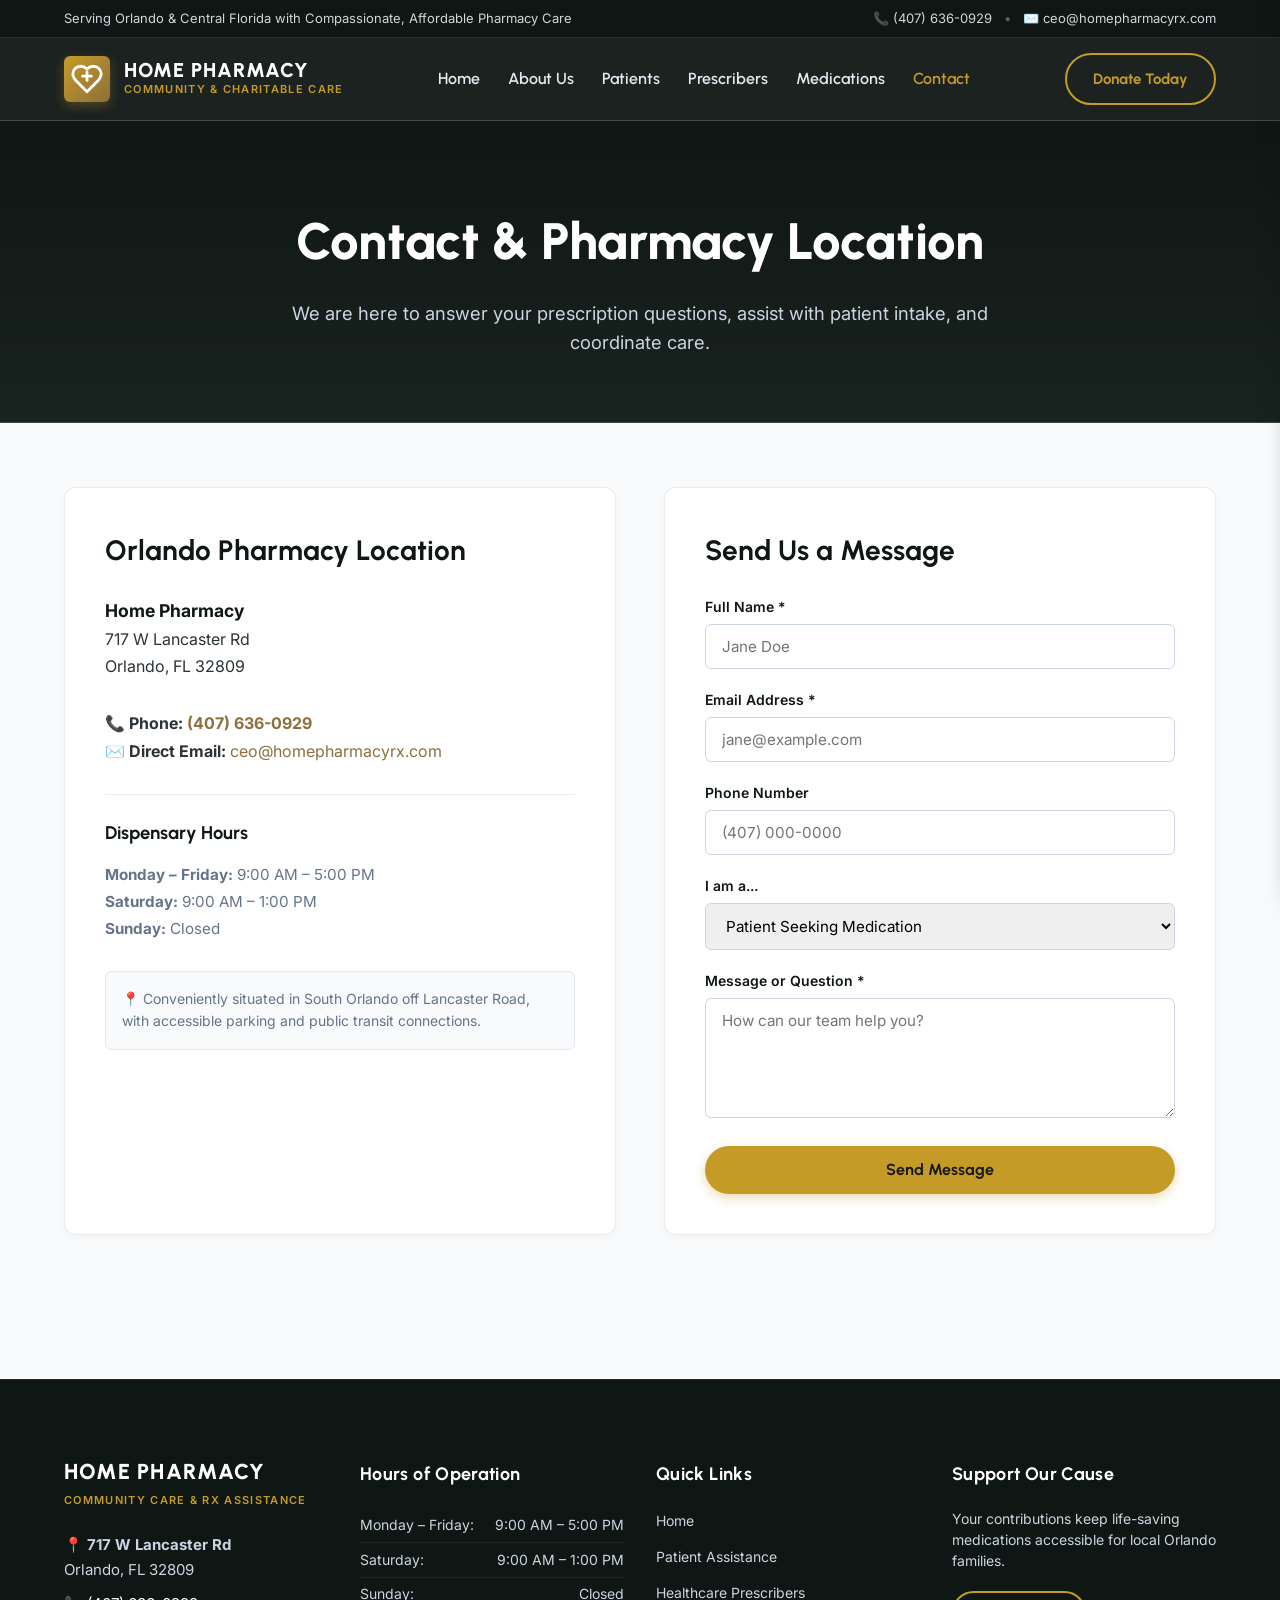
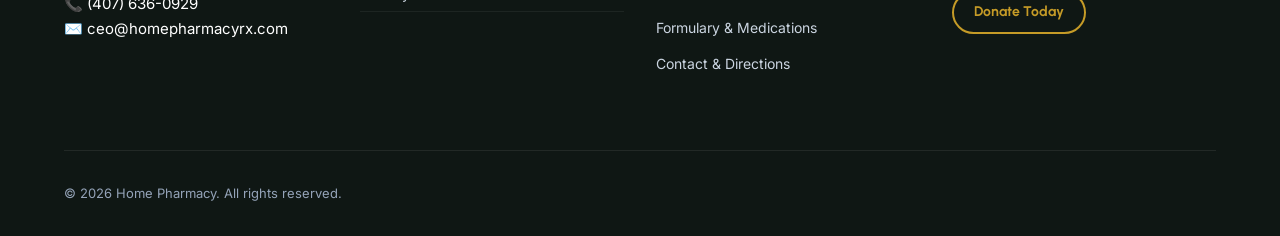
<file: contact.html>
<!DOCTYPE html>
<html lang="en">
<head>
  <meta charset="UTF-8" />
  <meta name="viewport" content="width=device-width, initial-scale=1.0" />
  <title>Contact Us | Home Pharmacy Orlando</title>
  <meta name="description" content="Get in touch with Home Pharmacy in Orlando, FL. Call (407) 636-0929 or visit 717 W Lancaster Rd, Orlando, FL 32809." />
  
  <link rel="preconnect" href="https://fonts.googleapis.com">
  <link rel="preconnect" href="https://fonts.gstatic.com" crossorigin>
  <link href="https://fonts.googleapis.com/css2?family=Inter:wght@300;400;500;600;700&family=Urbanist:wght@500;600;700;800&display=swap" rel="stylesheet">
  
  <link rel="stylesheet" href="styles.css" />
  <style>
    .page-header {
      background: linear-gradient(180deg, var(--color-primary-dark) 0%, var(--color-primary) 100%);
      color: #fff;
      padding: 5rem 0 4rem;
      text-align: center;
      border-bottom: 1px solid var(--color-border-dark);
    }
    .page-title {
      font-family: var(--font-heading);
      font-size: clamp(2.25rem, 4vw, 3.25rem);
      font-weight: 800;
      margin-bottom: 1rem;
    }
    .page-subtitle {
      font-size: 1.15rem;
      color: #cbd5e1;
      max-width: 700px;
      margin: 0 auto;
    }
    .contact-grid {
      display: grid;
      grid-template-columns: 1fr;
      gap: 3rem;
      margin: 4rem 0;
    }
    @media (min-width: 860px) {
      .contact-grid {
        grid-template-columns: 1fr 1fr;
      }
    }
    .contact-card {
      background: #ffffff;
      border: 1px solid var(--color-border);
      border-radius: var(--radius-md);
      padding: 2.5rem;
      box-shadow: var(--shadow-sm);
    }
    .form-group {
      margin-bottom: 1.25rem;
    }
    .form-label {
      display: block;
      font-size: 0.875rem;
      font-weight: 600;
      color: var(--color-primary-dark);
      margin-bottom: 0.35rem;
    }
    .form-control {
      width: 100%;
      padding: 0.75rem 1rem;
      border-radius: var(--radius-sm);
      border: 1px solid #cbd5e1;
      font-family: inherit;
      font-size: 0.95rem;
      transition: var(--transition);
    }
    .form-control:focus {
      outline: none;
      border-color: var(--color-accent-gold);
      box-shadow: 0 0 0 3px rgba(197, 155, 39, 0.2);
    }
    textarea.form-control {
      resize: vertical;
      min-height: 120px;
    }
  </style>
</head>
<body>

  <!-- Top Announcement Bar -->
  <div class="top-announcement">
    <div class="container announcement-inner">
      <span>Serving Orlando & Central Florida with Compassionate, Affordable Pharmacy Care</span>
      <div class="top-contact-links">
        <a href="tel:4076360929">📞 (407) 636-0929</a>
        <span class="sep">•</span>
        <a href="mailto:ceo@homepharmacyrx.com">✉️ ceo@homepharmacyrx.com</a>
      </div>
    </div>
  </div>

  <!-- Header -->
  <header class="site-header">
    <div class="container header-container">
      <a href="index.html" class="brand-logo">
        <div class="logo-mark">
          <svg width="34" height="34" viewBox="0 0 24 24" fill="none" stroke="currentColor" stroke-width="2" stroke-linecap="round" stroke-linejoin="round">
            <path d="M19 14c1.49-1.46 3-3.21 3-5.5A5.5 5.5 0 0 0 16.5 3c-1.76 0-3 .5-4.5 2-1.5-1.5-2.74-2-4.5-2A5.5 5.5 0 0 0 2 8.5c0 2.3 1.5 4.05 3 5.5l7 7Z"/>
            <path d="M12 7v6"/>
            <path d="M9 10h6"/>
          </svg>
        </div>
        <div class="logo-text">
          <span class="brand-name">HOME PHARMACY</span>
          <span class="brand-tagline">COMMUNITY & CHARITABLE CARE</span>
        </div>
      </a>

      <nav class="main-nav">
        <ul class="nav-list">
          <li class="nav-item"><a href="index.html" class="nav-link">Home</a></li>
          <li class="nav-item"><a href="about.html" class="nav-link">About Us</a></li>
          <li class="nav-item"><a href="patients.html" class="nav-link">Patients</a></li>
          <li class="nav-item"><a href="prescribers.html" class="nav-link">Prescribers</a></li>
          <li class="nav-item"><a href="medications.html" class="nav-link">Medications</a></li>
          <li class="nav-item"><a href="contact.html" class="nav-link" style="color:var(--color-accent-gold)">Contact</a></li>
        </ul>
      </nav>

      <div class="header-actions">
        <a href="donate.html" class="btn btn-outline-gold">Donate Today</a>
        <button class="mobile-toggle" id="mobileMenuBtn" aria-label="Open menu">
          <span></span><span></span><span></span>
        </button>
      </div>
    </div>
  </header>

  <!-- Mobile Drawer -->
  <div class="mobile-nav-drawer" id="mobileDrawer">
    <div class="mobile-drawer-header">
      <div class="logo-text"><span class="brand-name">HOME PHARMACY</span></div>
      <button class="close-drawer-btn" id="closeDrawerBtn">&times;</button>
    </div>
    <ul class="mobile-nav-list">
      <li><a href="index.html">Home</a></li>
      <li><a href="about.html">About Us</a></li>
      <li><a href="patients.html">For Patients</a></li>
      <li><a href="prescribers.html">For Prescribers</a></li>
      <li><a href="medications.html">Medications Available</a></li>
      <li><a href="contact.html">Contact Us</a></li>
      <li><a href="donate.html" class="drawer-donate-btn">Donate Today</a></li>
    </ul>
  </div>
  <div class="mobile-backdrop" id="mobileBackdrop"></div>

  <!-- Page Header -->
  <section class="page-header">
    <div class="container">
      <h1 class="page-title">Contact & Pharmacy Location</h1>
      <p class="page-subtitle">We are here to answer your prescription questions, assist with patient intake, and coordinate care.</p>
    </div>
  </section>

  <!-- Contact Form & Details -->
  <main class="container" style="padding-bottom:5rem;">
    
    <div class="contact-grid">
      
      <!-- Info Column -->
      <div class="contact-card">
        <h2 style="font-family:var(--font-heading); color:var(--color-primary-dark); font-size:1.75rem; margin-bottom:1.5rem;">Orlando Pharmacy Location</h2>
        
        <div style="margin-bottom:1.75rem; line-height:1.7;">
          <p style="font-size:1.1rem; font-weight:700; color:var(--color-primary-dark);">Home Pharmacy</p>
          <p style="color:var(--color-text-main);">717 W Lancaster Rd</p>
          <p style="color:var(--color-text-main);">Orlando, FL 32809</p>
        </div>

        <div style="margin-bottom:1.75rem; line-height:1.8;">
          <p>📞 <strong>Phone:</strong> <a href="tel:4076360929" style="color:var(--color-accent-bronze); font-weight:700;">(407) 636-0929</a></p>
          <p>✉️ <strong>Direct Email:</strong> <a href="mailto:ceo@homepharmacyrx.com" style="color:var(--color-accent-bronze);">ceo@homepharmacyrx.com</a></p>
        </div>

        <div style="border-top:1px solid var(--color-border); padding-top:1.5rem; margin-bottom:1.75rem;">
          <h3 style="font-family:var(--font-heading); font-size:1.15rem; color:var(--color-primary-dark); margin-bottom:0.75rem;">Dispensary Hours</h3>
          <ul style="color:var(--color-text-muted); font-size:0.95rem; line-height:1.8;">
            <li><strong>Monday – Friday:</strong> 9:00 AM – 5:00 PM</li>
            <li><strong>Saturday:</strong> 9:00 AM – 1:00 PM</li>
            <li><strong>Sunday:</strong> Closed</li>
          </ul>
        </div>

        <div style="background:#f8fafc; border:1px solid #e2e8f0; border-radius:var(--radius-sm); padding:1rem; font-size:0.875rem; color:var(--color-text-muted);">
          📍 Conveniently situated in South Orlando off Lancaster Road, with accessible parking and public transit connections.
        </div>
      </div>

      <!-- Form Column -->
      <div class="contact-card">
        <h2 style="font-family:var(--font-heading); color:var(--color-primary-dark); font-size:1.75rem; margin-bottom:1.5rem;">Send Us a Message</h2>
        
        <form id="contactForm" onsubmit="event.preventDefault(); alert('Thank you! Your message has been received. Our pharmacy team will respond promptly.'); this.reset();">
          <div class="form-group">
            <label class="form-label" for="fullName">Full Name *</label>
            <input type="text" id="fullName" class="form-control" placeholder="Jane Doe" required />
          </div>

          <div class="form-group">
            <label class="form-label" for="emailAddr">Email Address *</label>
            <input type="email" id="emailAddr" class="form-control" placeholder="jane@example.com" required />
          </div>

          <div class="form-group">
            <label class="form-label" for="phoneNum">Phone Number</label>
            <input type="tel" id="phoneNum" class="form-control" placeholder="(407) 000-0000" />
          </div>

          <div class="form-group">
            <label class="form-label" for="inquiryType">I am a...</label>
            <select id="inquiryType" class="form-control">
              <option value="patient">Patient Seeking Medication</option>
              <option value="prescriber">Healthcare Prescriber / Clinic</option>
              <option value="donor">Donor / Community Partner</option>
              <option value="other">General Inquiry</option>
            </select>
          </div>

          <div class="form-group">
            <label class="form-label" for="msgText">Message or Question *</label>
            <textarea id="msgText" class="form-control" placeholder="How can our team help you?" required></textarea>
          </div>

          <button type="submit" class="btn btn-gold" style="width:100%; padding:0.9rem; font-size:1rem;">Send Message</button>
        </form>
      </div>

    </div>

  </main>

  <!-- Footer -->
  <footer class="site-footer">
    <div class="container">
      <div class="footer-grid">
        <div class="footer-col col-brand">
          <div class="footer-logo">
            <span class="brand-name">HOME PHARMACY</span>
            <span class="brand-tagline">COMMUNITY CARE & RX ASSISTANCE</span>
          </div>
          <div class="footer-address">
            <p class="address-line">📍 <strong>717 W Lancaster Rd</strong></p>
            <p class="address-line">Orlando, FL 32809</p>
            <p class="address-line mt-2">📞 <a href="tel:4076360929">(407) 636-0929</a></p>
            <p class="address-line">✉️ <a href="mailto:ceo@homepharmacyrx.com">ceo@homepharmacyrx.com</a></p>
          </div>
        </div>

        <div class="footer-col col-hours">
          <h3 class="footer-heading">Hours of Operation</h3>
          <ul class="hours-list">
            <li><span>Monday – Friday:</span> <span>9:00 AM – 5:00 PM</span></li>
            <li><span>Saturday:</span> <span>9:00 AM – 1:00 PM</span></li>
            <li><span>Sunday:</span> <span>Closed</span></li>
          </ul>
        </div>

        <div class="footer-col col-links">
          <h3 class="footer-heading">Quick Links</h3>
          <ul class="footer-nav">
            <li><a href="index.html">Home</a></li>
            <li><a href="patients.html">Patient Assistance</a></li>
            <li><a href="prescribers.html">Healthcare Prescribers</a></li>
            <li><a href="medications.html">Formulary & Medications</a></li>
            <li><a href="contact.html">Contact & Directions</a></li>
          </ul>
        </div>

        <div class="footer-col col-social">
          <h3 class="footer-heading">Support Our Cause</h3>
          <p class="social-text">Your contributions keep life-saving medications accessible for local Orlando families.</p>
          <a href="donate.html" class="btn btn-outline-gold btn-small">Donate Today</a>
        </div>
      </div>

      <div class="footer-bottom">
        <p>&copy; <span id="currentYear">2026</span> Home Pharmacy. All rights reserved.</p>
      </div>
    </div>
  </footer>

  <script src="script.js"></script>
</body>
</html>
</file>
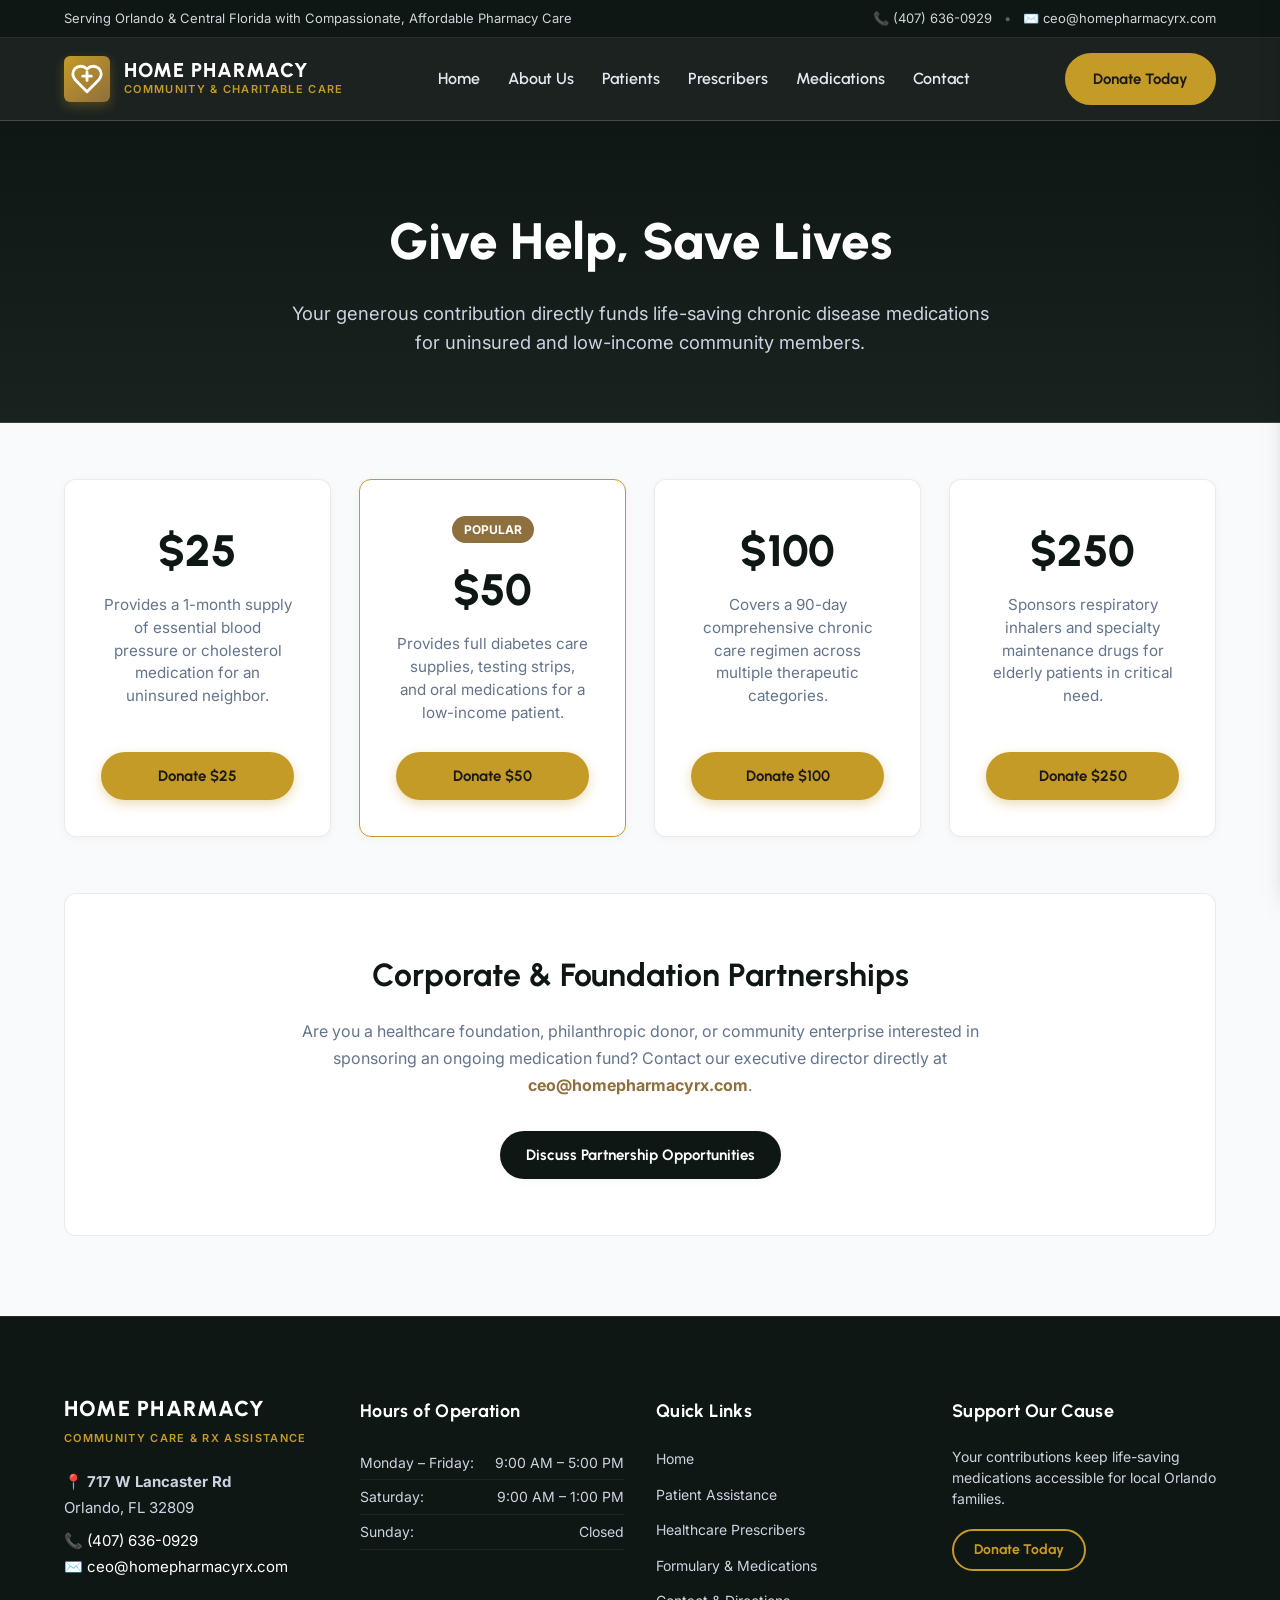
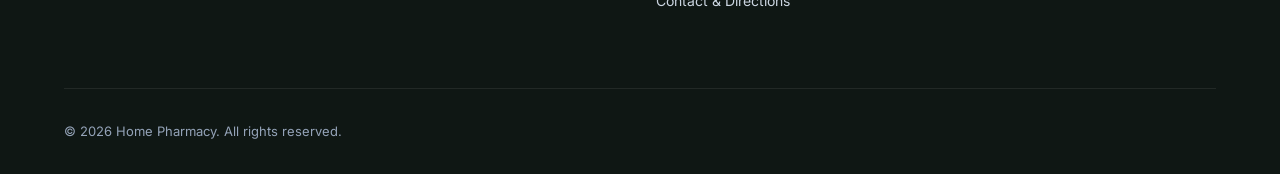
<file: donate.html>
<!DOCTYPE html>
<html lang="en">
<head>
  <meta charset="UTF-8" />
  <meta name="viewport" content="width=device-width, initial-scale=1.0" />
  <title>Give & Support | Home Pharmacy Charitable Mission</title>
  <meta name="description" content="Support Home Pharmacy in providing life-saving medications to uninsured and low-income families across Orlando and Central Florida." />
  
  <link rel="preconnect" href="https://fonts.googleapis.com">
  <link rel="preconnect" href="https://fonts.gstatic.com" crossorigin>
  <link href="https://fonts.googleapis.com/css2?family=Inter:wght@300;400;500;600;700&family=Urbanist:wght@500;600;700;800&display=swap" rel="stylesheet">
  
  <link rel="stylesheet" href="styles.css" />
  <style>
    .page-header {
      background: linear-gradient(180deg, var(--color-primary-dark) 0%, var(--color-primary) 100%);
      color: #fff;
      padding: 5rem 0 4rem;
      text-align: center;
      border-bottom: 1px solid var(--color-border-dark);
    }
    .page-title {
      font-family: var(--font-heading);
      font-size: clamp(2.25rem, 4vw, 3.25rem);
      font-weight: 800;
      margin-bottom: 1rem;
    }
    .page-subtitle {
      font-size: 1.15rem;
      color: #cbd5e1;
      max-width: 700px;
      margin: 0 auto;
    }
    .donation-tiers {
      display: grid;
      grid-template-columns: repeat(auto-fit, minmax(260px, 1fr));
      gap: 1.75rem;
      margin: 3.5rem 0;
    }
    .tier-card {
      background: #ffffff;
      border: 1px solid var(--color-border);
      border-radius: var(--radius-md);
      padding: 2.25rem;
      text-align: center;
      box-shadow: var(--shadow-sm);
      transition: var(--transition);
      display: flex;
      flex-direction: column;
    }
    .tier-card:hover {
      transform: translateY(-6px);
      box-shadow: var(--shadow-lg);
      border-color: var(--color-accent-gold);
    }
    .tier-amount {
      font-family: var(--font-heading);
      font-size: 2.75rem;
      font-weight: 800;
      color: var(--color-primary-dark);
      margin-bottom: 0.5rem;
    }
    .tier-impact {
      font-size: 0.95rem;
      color: var(--color-text-muted);
      line-height: 1.5;
      margin-bottom: 1.75rem;
      flex-grow: 1;
    }
  </style>
</head>
<body>

  <!-- Top Announcement Bar -->
  <div class="top-announcement">
    <div class="container announcement-inner">
      <span>Serving Orlando & Central Florida with Compassionate, Affordable Pharmacy Care</span>
      <div class="top-contact-links">
        <a href="tel:4076360929">📞 (407) 636-0929</a>
        <span class="sep">•</span>
        <a href="mailto:ceo@homepharmacyrx.com">✉️ ceo@homepharmacyrx.com</a>
      </div>
    </div>
  </div>

  <!-- Header -->
  <header class="site-header">
    <div class="container header-container">
      <a href="index.html" class="brand-logo">
        <div class="logo-mark">
          <svg width="34" height="34" viewBox="0 0 24 24" fill="none" stroke="currentColor" stroke-width="2" stroke-linecap="round" stroke-linejoin="round">
            <path d="M19 14c1.49-1.46 3-3.21 3-5.5A5.5 5.5 0 0 0 16.5 3c-1.76 0-3 .5-4.5 2-1.5-1.5-2.74-2-4.5-2A5.5 5.5 0 0 0 2 8.5c0 2.3 1.5 4.05 3 5.5l7 7Z"/>
            <path d="M12 7v6"/>
            <path d="M9 10h6"/>
          </svg>
        </div>
        <div class="logo-text">
          <span class="brand-name">HOME PHARMACY</span>
          <span class="brand-tagline">COMMUNITY & CHARITABLE CARE</span>
        </div>
      </a>

      <nav class="main-nav">
        <ul class="nav-list">
          <li class="nav-item"><a href="index.html" class="nav-link">Home</a></li>
          <li class="nav-item"><a href="about.html" class="nav-link">About Us</a></li>
          <li class="nav-item"><a href="patients.html" class="nav-link">Patients</a></li>
          <li class="nav-item"><a href="prescribers.html" class="nav-link">Prescribers</a></li>
          <li class="nav-item"><a href="medications.html" class="nav-link">Medications</a></li>
          <li class="nav-item"><a href="contact.html" class="nav-link">Contact</a></li>
        </ul>
      </nav>

      <div class="header-actions">
        <a href="donate.html" class="btn btn-outline-gold" style="background:var(--color-accent-gold); color:#1a1a1a;">Donate Today</a>
        <button class="mobile-toggle" id="mobileMenuBtn" aria-label="Open menu">
          <span></span><span></span><span></span>
        </button>
      </div>
    </div>
  </header>

  <!-- Mobile Drawer -->
  <div class="mobile-nav-drawer" id="mobileDrawer">
    <div class="mobile-drawer-header">
      <div class="logo-text"><span class="brand-name">HOME PHARMACY</span></div>
      <button class="close-drawer-btn" id="closeDrawerBtn">&times;</button>
    </div>
    <ul class="mobile-nav-list">
      <li><a href="index.html">Home</a></li>
      <li><a href="about.html">About Us</a></li>
      <li><a href="patients.html">For Patients</a></li>
      <li><a href="prescribers.html">For Prescribers</a></li>
      <li><a href="medications.html">Medications Available</a></li>
      <li><a href="contact.html">Contact Us</a></li>
      <li><a href="donate.html" class="drawer-donate-btn">Donate Today</a></li>
    </ul>
  </div>
  <div class="mobile-backdrop" id="mobileBackdrop"></div>

  <!-- Page Header -->
  <section class="page-header">
    <div class="container">
      <h1 class="page-title">Give Help, Save Lives</h1>
      <p class="page-subtitle">Your generous contribution directly funds life-saving chronic disease medications for uninsured and low-income community members.</p>
    </div>
  </section>

  <!-- Donation Tiers -->
  <main class="container" style="padding-bottom:5rem;">
    
    <div class="donation-tiers">
      <div class="tier-card">
        <div class="tier-amount">$25</div>
        <div class="tier-impact">Provides a 1-month supply of essential blood pressure or cholesterol medication for an uninsured neighbor.</div>
        <a href="contact.html?tier=25" class="btn btn-gold">Donate $25</a>
      </div>

      <div class="tier-card" style="border-color:var(--color-accent-gold); position:relative;">
        <div style="background:var(--color-accent-bronze); color:#fff; font-size:0.75rem; font-weight:700; border-radius:var(--radius-full); padding:0.25rem 0.75rem; align-self:center; margin-bottom:0.75rem;">POPULAR</div>
        <div class="tier-amount">$50</div>
        <div class="tier-impact">Provides full diabetes care supplies, testing strips, and oral medications for a low-income patient.</div>
        <a href="contact.html?tier=50" class="btn btn-gold">Donate $50</a>
      </div>

      <div class="tier-card">
        <div class="tier-amount">$100</div>
        <div class="tier-impact">Covers a 90-day comprehensive chronic care regimen across multiple therapeutic categories.</div>
        <a href="contact.html?tier=100" class="btn btn-gold">Donate $100</a>
      </div>

      <div class="tier-card">
        <div class="tier-amount">$250</div>
        <div class="tier-impact">Sponsors respiratory inhalers and specialty maintenance drugs for elderly patients in critical need.</div>
        <a href="contact.html?tier=250" class="btn btn-gold">Donate $250</a>
      </div>
    </div>

    <!-- Corporate / Community Partnership -->
    <div style="background:#ffffff; border-radius:var(--radius-md); border:1px solid var(--color-border); padding:3.5rem 2.5rem; text-align:center;">
      <h2 style="font-family:var(--font-heading); font-size:2rem; color:var(--color-primary-dark); margin-bottom:1rem;">Corporate & Foundation Partnerships</h2>
      <p style="color:var(--color-text-muted); max-width:700px; margin:0 auto 2rem; line-height:1.7;">
        Are you a healthcare foundation, philanthropic donor, or community enterprise interested in sponsoring an ongoing medication fund? Contact our executive director directly at <a href="mailto:ceo@homepharmacyrx.com" style="color:var(--color-accent-bronze); font-weight:700;">ceo@homepharmacyrx.com</a>.
      </p>
      <a href="mailto:ceo@homepharmacyrx.com?subject=Partnership%20Inquiry%20Home%20Pharmacy" class="btn btn-primary" style="background:var(--color-primary-dark); color:#fff;">Discuss Partnership Opportunities</a>
    </div>

  </main>

  <!-- Footer -->
  <footer class="site-footer">
    <div class="container">
      <div class="footer-grid">
        <div class="footer-col col-brand">
          <div class="footer-logo">
            <span class="brand-name">HOME PHARMACY</span>
            <span class="brand-tagline">COMMUNITY CARE & RX ASSISTANCE</span>
          </div>
          <div class="footer-address">
            <p class="address-line">📍 <strong>717 W Lancaster Rd</strong></p>
            <p class="address-line">Orlando, FL 32809</p>
            <p class="address-line mt-2">📞 <a href="tel:4076360929">(407) 636-0929</a></p>
            <p class="address-line">✉️ <a href="mailto:ceo@homepharmacyrx.com">ceo@homepharmacyrx.com</a></p>
          </div>
        </div>

        <div class="footer-col col-hours">
          <h3 class="footer-heading">Hours of Operation</h3>
          <ul class="hours-list">
            <li><span>Monday – Friday:</span> <span>9:00 AM – 5:00 PM</span></li>
            <li><span>Saturday:</span> <span>9:00 AM – 1:00 PM</span></li>
            <li><span>Sunday:</span> <span>Closed</span></li>
          </ul>
        </div>

        <div class="footer-col col-links">
          <h3 class="footer-heading">Quick Links</h3>
          <ul class="footer-nav">
            <li><a href="index.html">Home</a></li>
            <li><a href="patients.html">Patient Assistance</a></li>
            <li><a href="prescribers.html">Healthcare Prescribers</a></li>
            <li><a href="medications.html">Formulary & Medications</a></li>
            <li><a href="contact.html">Contact & Directions</a></li>
          </ul>
        </div>

        <div class="footer-col col-social">
          <h3 class="footer-heading">Support Our Cause</h3>
          <p class="social-text">Your contributions keep life-saving medications accessible for local Orlando families.</p>
          <a href="donate.html" class="btn btn-outline-gold btn-small">Donate Today</a>
        </div>
      </div>

      <div class="footer-bottom">
        <p>&copy; <span id="currentYear">2026</span> Home Pharmacy. All rights reserved.</p>
      </div>
    </div>
  </footer>

  <script src="script.js"></script>
</body>
</html>
</file>
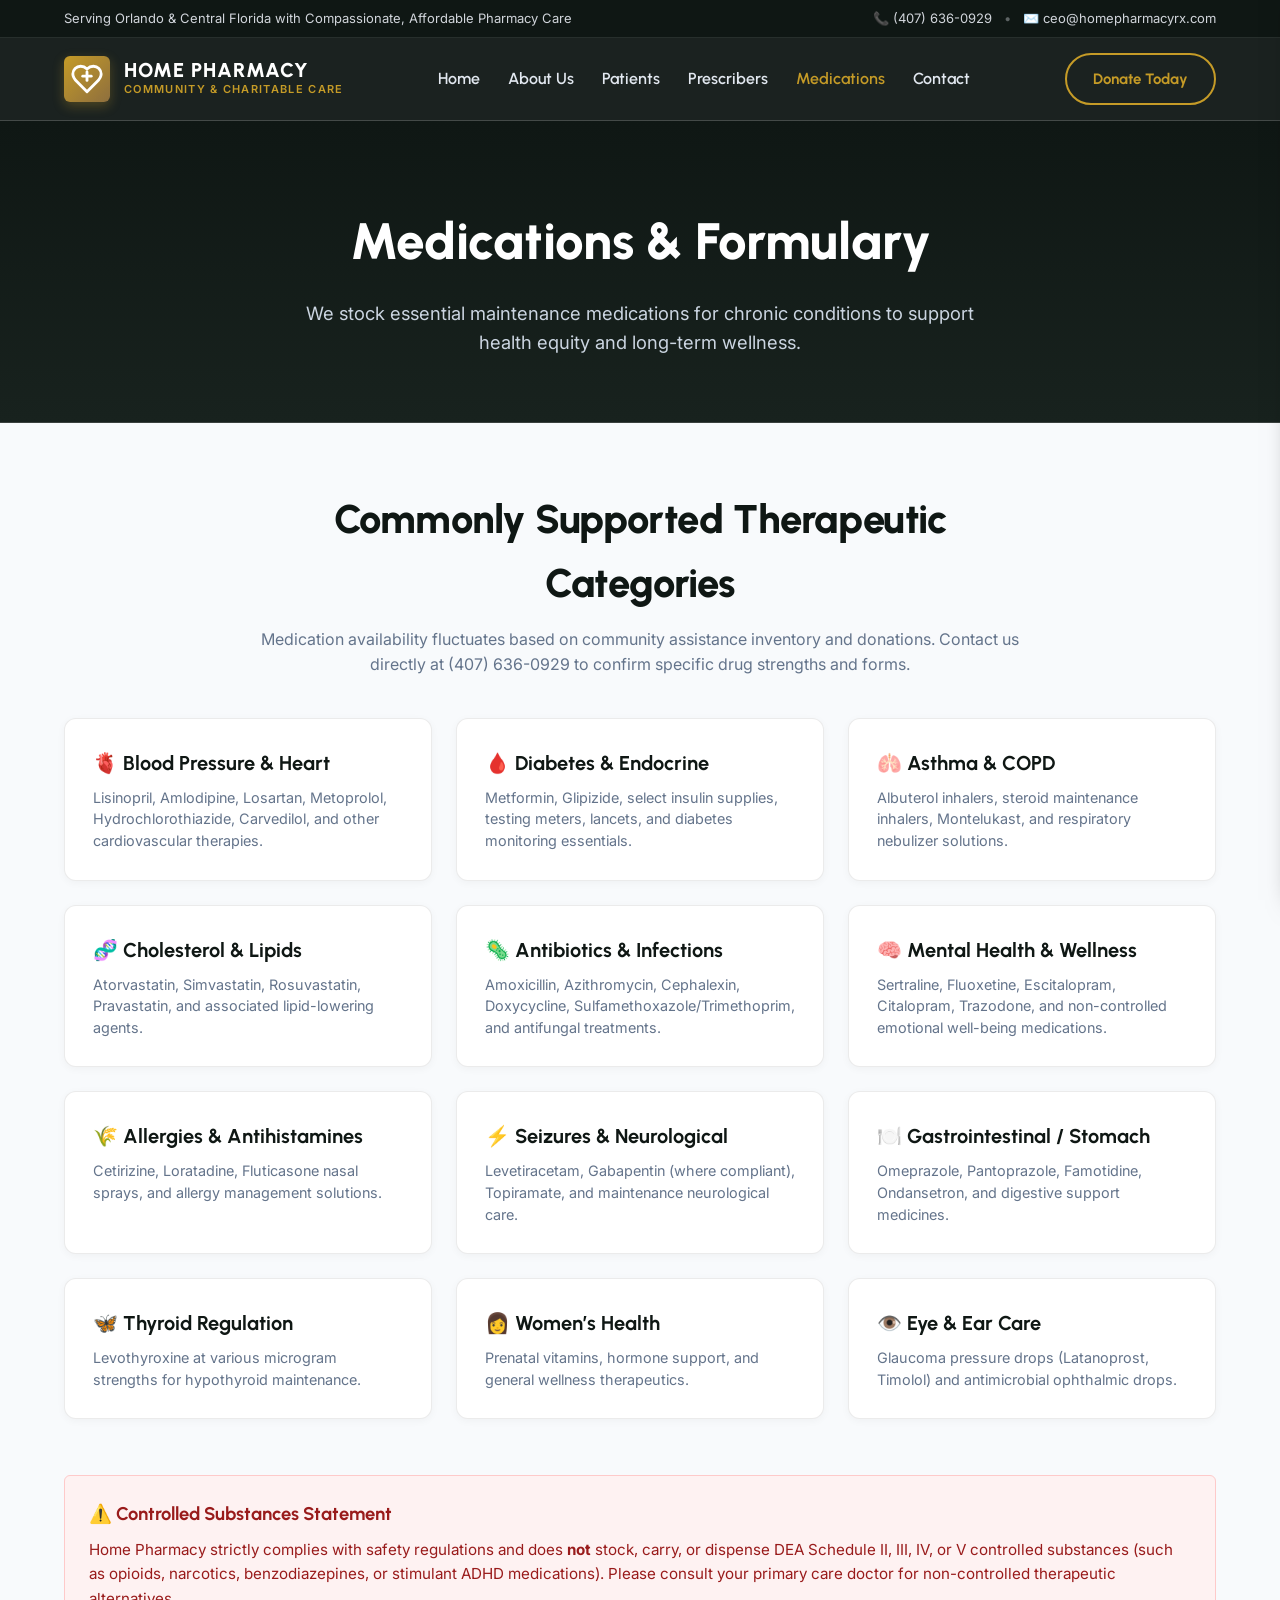
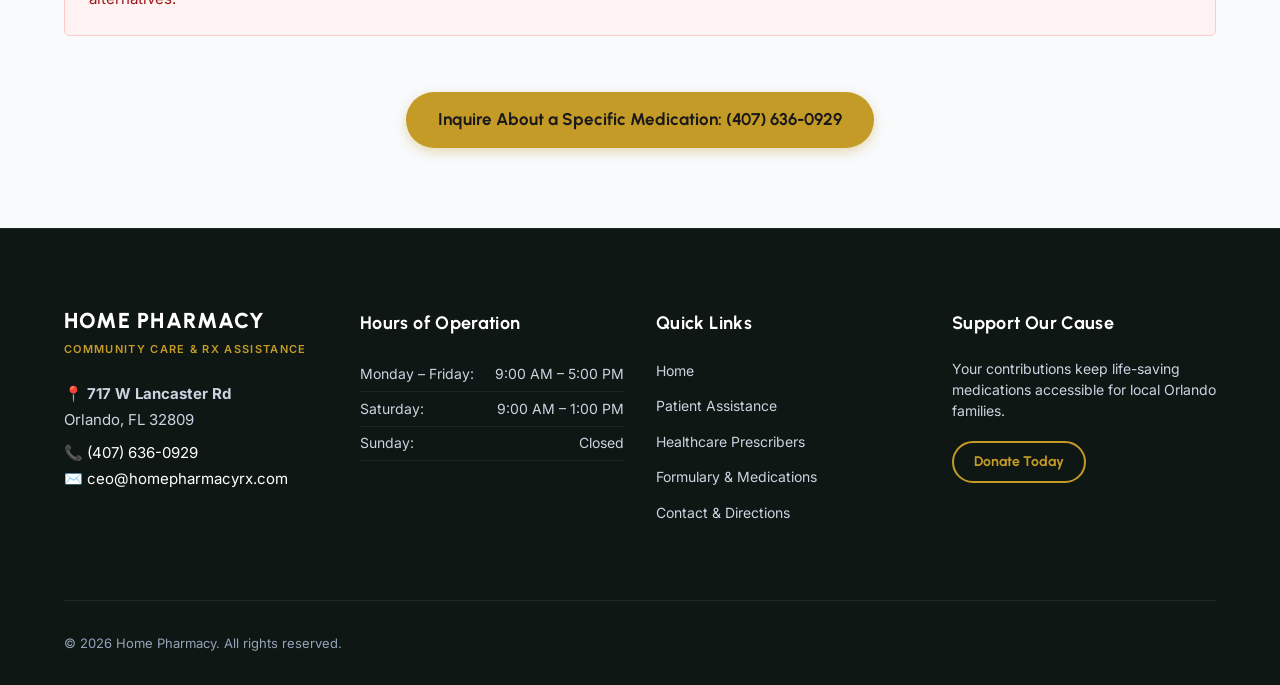
<file: medications.html>
<!DOCTYPE html>
<html lang="en">
<head>
  <meta charset="UTF-8" />
  <meta name="viewport" content="width=device-width, initial-scale=1.0" />
  <title>Medications Available | Home Pharmacy Formulary</title>
  <meta name="description" content="View the common medication categories and therapeutic classes available at Home Pharmacy in Orlando, FL." />
  
  <link rel="preconnect" href="https://fonts.googleapis.com">
  <link rel="preconnect" href="https://fonts.gstatic.com" crossorigin>
  <link href="https://fonts.googleapis.com/css2?family=Inter:wght@300;400;500;600;700&family=Urbanist:wght@500;600;700;800&display=swap" rel="stylesheet">
  
  <link rel="stylesheet" href="styles.css" />
  <style>
    .page-header {
      background: linear-gradient(180deg, var(--color-primary-dark) 0%, var(--color-primary) 100%);
      color: #fff;
      padding: 5rem 0 4rem;
      text-align: center;
      border-bottom: 1px solid var(--color-border-dark);
    }
    .page-title {
      font-family: var(--font-heading);
      font-size: clamp(2.25rem, 4vw, 3.25rem);
      font-weight: 800;
      margin-bottom: 1rem;
    }
    .page-subtitle {
      font-size: 1.15rem;
      color: #cbd5e1;
      max-width: 700px;
      margin: 0 auto;
    }
    .category-grid {
      display: grid;
      grid-template-columns: repeat(auto-fill, minmax(280px, 1fr));
      gap: 1.5rem;
      margin-top: 2.5rem;
    }
    .cat-card {
      background: #ffffff;
      border: 1px solid var(--color-border);
      border-radius: var(--radius-md);
      padding: 1.75rem;
      box-shadow: var(--shadow-sm);
      transition: var(--transition);
    }
    .cat-card:hover {
      transform: translateY(-4px);
      box-shadow: var(--shadow-md);
      border-color: var(--color-accent-gold);
    }
    .cat-card h3 {
      font-family: var(--font-heading);
      font-size: 1.25rem;
      font-weight: 700;
      color: var(--color-primary-dark);
      margin-bottom: 0.5rem;
      display: flex;
      align-items: center;
      gap: 0.5rem;
    }
    .cat-card p {
      font-size: 0.9rem;
      color: var(--color-text-muted);
      line-height: 1.5;
    }
    .disclaimer-card {
      background: #fef2f2;
      border: 1px solid #fecaca;
      border-radius: var(--radius-sm);
      padding: 1.5rem;
      margin-top: 3.5rem;
      color: #991b1b;
      font-size: 0.95rem;
    }
  </style>
</head>
<body>

  <!-- Top Announcement Bar -->
  <div class="top-announcement">
    <div class="container announcement-inner">
      <span>Serving Orlando & Central Florida with Compassionate, Affordable Pharmacy Care</span>
      <div class="top-contact-links">
        <a href="tel:4076360929">📞 (407) 636-0929</a>
        <span class="sep">•</span>
        <a href="mailto:ceo@homepharmacyrx.com">✉️ ceo@homepharmacyrx.com</a>
      </div>
    </div>
  </div>

  <!-- Header -->
  <header class="site-header">
    <div class="container header-container">
      <a href="index.html" class="brand-logo">
        <div class="logo-mark">
          <svg width="34" height="34" viewBox="0 0 24 24" fill="none" stroke="currentColor" stroke-width="2" stroke-linecap="round" stroke-linejoin="round">
            <path d="M19 14c1.49-1.46 3-3.21 3-5.5A5.5 5.5 0 0 0 16.5 3c-1.76 0-3 .5-4.5 2-1.5-1.5-2.74-2-4.5-2A5.5 5.5 0 0 0 2 8.5c0 2.3 1.5 4.05 3 5.5l7 7Z"/>
            <path d="M12 7v6"/>
            <path d="M9 10h6"/>
          </svg>
        </div>
        <div class="logo-text">
          <span class="brand-name">HOME PHARMACY</span>
          <span class="brand-tagline">COMMUNITY & CHARITABLE CARE</span>
        </div>
      </a>

      <nav class="main-nav">
        <ul class="nav-list">
          <li class="nav-item"><a href="index.html" class="nav-link">Home</a></li>
          <li class="nav-item"><a href="about.html" class="nav-link">About Us</a></li>
          <li class="nav-item"><a href="patients.html" class="nav-link">Patients</a></li>
          <li class="nav-item"><a href="prescribers.html" class="nav-link">Prescribers</a></li>
          <li class="nav-item"><a href="medications.html" class="nav-link" style="color:var(--color-accent-gold)">Medications</a></li>
          <li class="nav-item"><a href="contact.html" class="nav-link">Contact</a></li>
        </ul>
      </nav>

      <div class="header-actions">
        <a href="donate.html" class="btn btn-outline-gold">Donate Today</a>
        <button class="mobile-toggle" id="mobileMenuBtn" aria-label="Open menu">
          <span></span><span></span><span></span>
        </button>
      </div>
    </div>
  </header>

  <!-- Mobile Drawer -->
  <div class="mobile-nav-drawer" id="mobileDrawer">
    <div class="mobile-drawer-header">
      <div class="logo-text"><span class="brand-name">HOME PHARMACY</span></div>
      <button class="close-drawer-btn" id="closeDrawerBtn">&times;</button>
    </div>
    <ul class="mobile-nav-list">
      <li><a href="index.html">Home</a></li>
      <li><a href="about.html">About Us</a></li>
      <li><a href="patients.html">For Patients</a></li>
      <li><a href="prescribers.html">For Prescribers</a></li>
      <li><a href="medications.html">Medications Available</a></li>
      <li><a href="contact.html">Contact Us</a></li>
      <li><a href="donate.html" class="drawer-donate-btn">Donate Today</a></li>
    </ul>
  </div>
  <div class="mobile-backdrop" id="mobileBackdrop"></div>

  <!-- Page Header -->
  <section class="page-header">
    <div class="container">
      <h1 class="page-title">Medications & Formulary</h1>
      <p class="page-subtitle">We stock essential maintenance medications for chronic conditions to support health equity and long-term wellness.</p>
    </div>
  </section>

  <!-- Main Content -->
  <main class="container" style="padding-top:4rem; padding-bottom:5rem;">
    
    <div style="text-align:center; max-width:760px; margin:0 auto 2.5rem;">
      <h2 class="section-title">Commonly Supported Therapeutic Categories</h2>
      <p style="color:var(--color-text-muted);">Medication availability fluctuates based on community assistance inventory and donations. Contact us directly at (407) 636-0929 to confirm specific drug strengths and forms.</p>
    </div>

    <div class="category-grid">
      <div class="cat-card">
        <h3>🫀 Blood Pressure & Heart</h3>
        <p>Lisinopril, Amlodipine, Losartan, Metoprolol, Hydrochlorothiazide, Carvedilol, and other cardiovascular therapies.</p>
      </div>

      <div class="cat-card">
        <h3>🩸 Diabetes & Endocrine</h3>
        <p>Metformin, Glipizide, select insulin supplies, testing meters, lancets, and diabetes monitoring essentials.</p>
      </div>

      <div class="cat-card">
        <h3>🫁 Asthma & COPD</h3>
        <p>Albuterol inhalers, steroid maintenance inhalers, Montelukast, and respiratory nebulizer solutions.</p>
      </div>

      <div class="cat-card">
        <h3>🧬 Cholesterol & Lipids</h3>
        <p>Atorvastatin, Simvastatin, Rosuvastatin, Pravastatin, and associated lipid-lowering agents.</p>
      </div>

      <div class="cat-card">
        <h3>🦠 Antibiotics & Infections</h3>
        <p>Amoxicillin, Azithromycin, Cephalexin, Doxycycline, Sulfamethoxazole/Trimethoprim, and antifungal treatments.</p>
      </div>

      <div class="cat-card">
        <h3>🧠 Mental Health & Wellness</h3>
        <p>Sertraline, Fluoxetine, Escitalopram, Citalopram, Trazodone, and non-controlled emotional well-being medications.</p>
      </div>

      <div class="cat-card">
        <h3>🌾 Allergies & Antihistamines</h3>
        <p>Cetirizine, Loratadine, Fluticasone nasal sprays, and allergy management solutions.</p>
      </div>

      <div class="cat-card">
        <h3>⚡ Seizures & Neurological</h3>
        <p>Levetiracetam, Gabapentin (where compliant), Topiramate, and maintenance neurological care.</p>
      </div>

      <div class="cat-card">
        <h3>🍽️ Gastrointestinal / Stomach</h3>
        <p>Omeprazole, Pantoprazole, Famotidine, Ondansetron, and digestive support medicines.</p>
      </div>

      <div class="cat-card">
        <h3>🦋 Thyroid Regulation</h3>
        <p>Levothyroxine at various microgram strengths for hypothyroid maintenance.</p>
      </div>

      <div class="cat-card">
        <h3>👩 Women’s Health</h3>
        <p>Prenatal vitamins, hormone support, and general wellness therapeutics.</p>
      </div>

      <div class="cat-card">
        <h3>👁️ Eye & Ear Care</h3>
        <p>Glaucoma pressure drops (Latanoprost, Timolol) and antimicrobial ophthalmic drops.</p>
      </div>
    </div>

    <!-- Controlled Substances Policy Banner -->
    <div class="disclaimer-card">
      <h3 style="font-family:var(--font-heading); font-size:1.15rem; font-weight:700; margin-bottom:0.5rem;">⚠️ Controlled Substances Statement</h3>
      <p>Home Pharmacy strictly complies with safety regulations and does <strong>not</strong> stock, carry, or dispense DEA Schedule II, III, IV, or V controlled substances (such as opioids, narcotics, benzodiazepines, or stimulant ADHD medications). Please consult your primary care doctor for non-controlled therapeutic alternatives.</p>
    </div>

    <div style="text-align:center; margin-top:3.5rem;">
      <a href="tel:4076360929" class="btn btn-gold btn-large">Inquire About a Specific Medication: (407) 636-0929</a>
    </div>

  </main>

  <!-- Footer -->
  <footer class="site-footer">
    <div class="container">
      <div class="footer-grid">
        <div class="footer-col col-brand">
          <div class="footer-logo">
            <span class="brand-name">HOME PHARMACY</span>
            <span class="brand-tagline">COMMUNITY CARE & RX ASSISTANCE</span>
          </div>
          <div class="footer-address">
            <p class="address-line">📍 <strong>717 W Lancaster Rd</strong></p>
            <p class="address-line">Orlando, FL 32809</p>
            <p class="address-line mt-2">📞 <a href="tel:4076360929">(407) 636-0929</a></p>
            <p class="address-line">✉️ <a href="mailto:ceo@homepharmacyrx.com">ceo@homepharmacyrx.com</a></p>
          </div>
        </div>

        <div class="footer-col col-hours">
          <h3 class="footer-heading">Hours of Operation</h3>
          <ul class="hours-list">
            <li><span>Monday – Friday:</span> <span>9:00 AM – 5:00 PM</span></li>
            <li><span>Saturday:</span> <span>9:00 AM – 1:00 PM</span></li>
            <li><span>Sunday:</span> <span>Closed</span></li>
          </ul>
        </div>

        <div class="footer-col col-links">
          <h3 class="footer-heading">Quick Links</h3>
          <ul class="footer-nav">
            <li><a href="index.html">Home</a></li>
            <li><a href="patients.html">Patient Assistance</a></li>
            <li><a href="prescribers.html">Healthcare Prescribers</a></li>
            <li><a href="medications.html">Formulary & Medications</a></li>
            <li><a href="contact.html">Contact & Directions</a></li>
          </ul>
        </div>

        <div class="footer-col col-social">
          <h3 class="footer-heading">Support Our Cause</h3>
          <p class="social-text">Your contributions keep life-saving medications accessible for local Orlando families.</p>
          <a href="donate.html" class="btn btn-outline-gold btn-small">Donate Today</a>
        </div>
      </div>

      <div class="footer-bottom">
        <p>&copy; <span id="currentYear">2026</span> Home Pharmacy. All rights reserved.</p>
      </div>
    </div>
  </footer>

  <script src="script.js"></script>
</body>
</html>
</file>
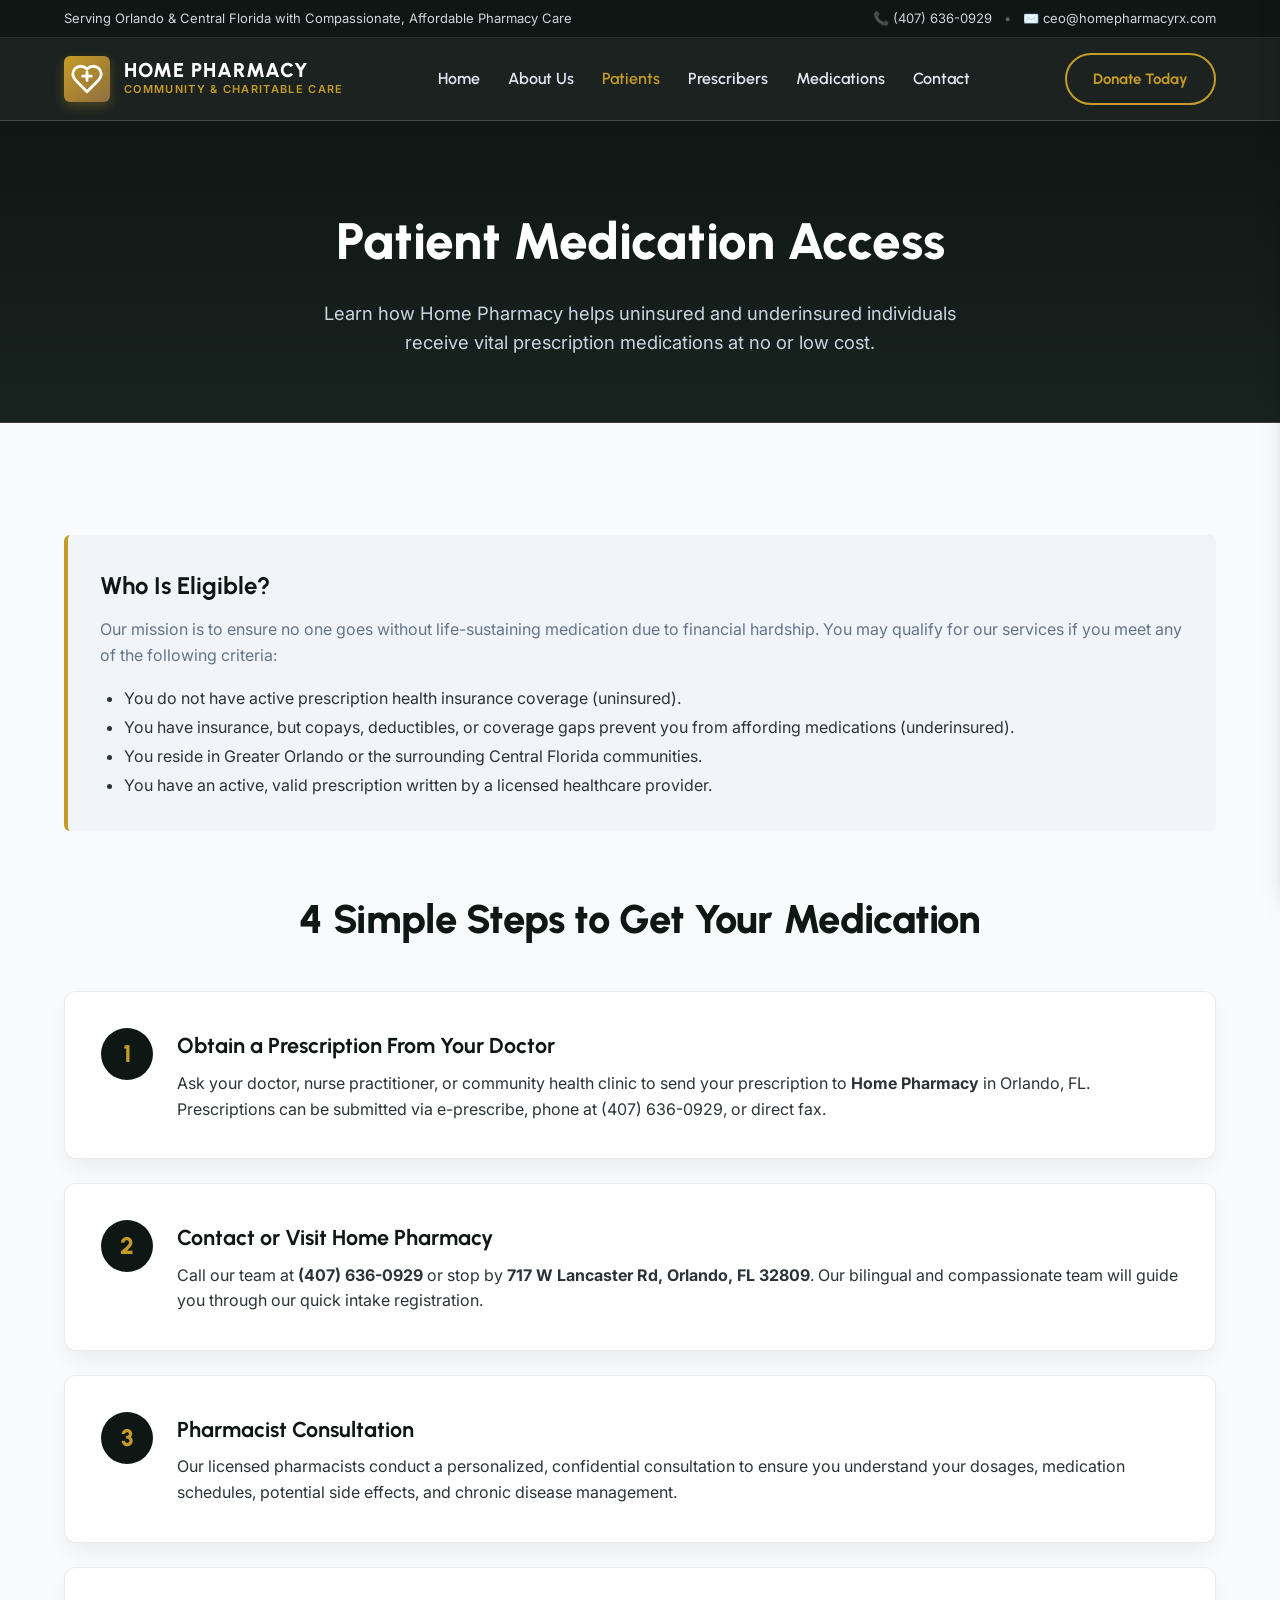
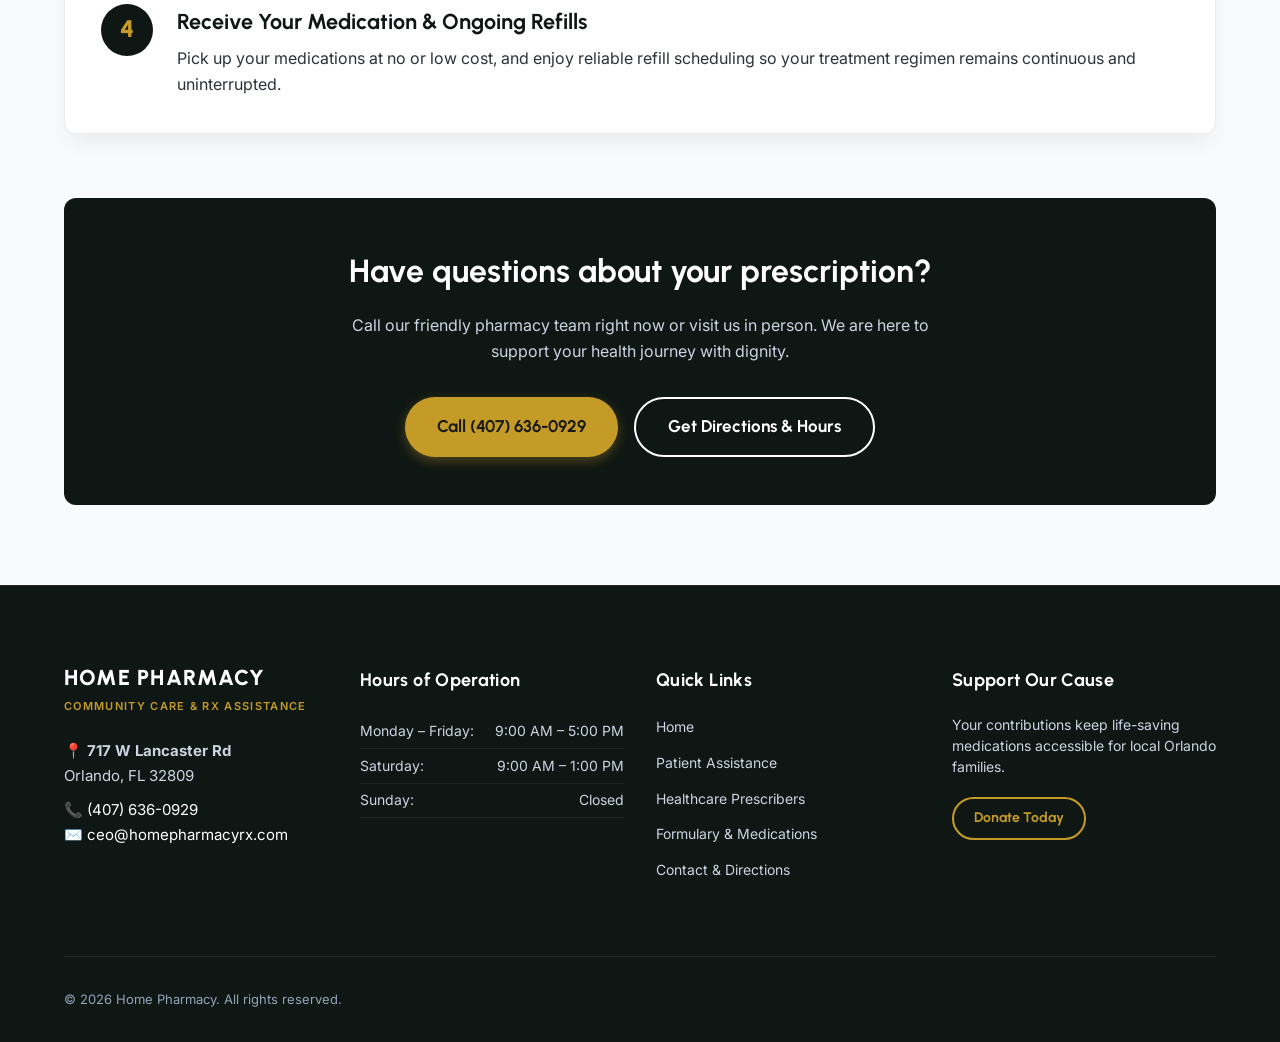
<file: patients.html>
<!DOCTYPE html>
<html lang="en">
<head>
  <meta charset="UTF-8" />
  <meta name="viewport" content="width=device-width, initial-scale=1.0" />
  <title>Patients | Home Pharmacy Medication Assistance</title>
  <meta name="description" content="Information for patients seeking affordable and free prescription medications through Home Pharmacy in Orlando, FL." />
  
  <link rel="preconnect" href="https://fonts.googleapis.com">
  <link rel="preconnect" href="https://fonts.gstatic.com" crossorigin>
  <link href="https://fonts.googleapis.com/css2?family=Inter:wght@300;400;500;600;700&family=Urbanist:wght@500;600;700;800&display=swap" rel="stylesheet">
  
  <link rel="stylesheet" href="styles.css" />
  <style>
    .page-header {
      background: linear-gradient(180deg, var(--color-primary-dark) 0%, var(--color-primary) 100%);
      color: #fff;
      padding: 5rem 0 4rem;
      text-align: center;
      border-bottom: 1px solid var(--color-border-dark);
    }
    .page-title {
      font-family: var(--font-heading);
      font-size: clamp(2.25rem, 4vw, 3.25rem);
      font-weight: 800;
      margin-bottom: 1rem;
    }
    .page-subtitle {
      font-size: 1.15rem;
      color: #cbd5e1;
      max-width: 700px;
      margin: 0 auto;
    }
    .step-card {
      background: #fff;
      border-radius: var(--radius-md);
      padding: 2.25rem;
      box-shadow: var(--shadow-md);
      border: 1px solid var(--color-border);
      display: flex;
      gap: 1.5rem;
      align-items: flex-start;
      margin-bottom: 1.5rem;
      transition: var(--transition);
    }
    .step-card:hover {
      transform: translateX(6px);
      border-color: var(--color-accent-gold);
    }
    .step-num {
      width: 52px;
      height: 52px;
      border-radius: 50%;
      background: var(--color-primary-dark);
      color: var(--color-accent-gold);
      font-family: var(--font-heading);
      font-size: 1.5rem;
      font-weight: 800;
      display: flex;
      align-items: center;
      justify-content: center;
      flex-shrink: 0;
    }
    .step-content h3 {
      font-family: var(--font-heading);
      font-size: 1.35rem;
      font-weight: 700;
      color: var(--color-primary-dark);
      margin-bottom: 0.5rem;
    }
    .eligibility-box {
      background: #f1f5f9;
      border-left: 4px solid var(--color-accent-gold);
      padding: 2rem;
      border-radius: var(--radius-sm);
      margin: 3rem 0;
    }
  </style>
</head>
<body>

  <!-- Top Announcement Bar -->
  <div class="top-announcement">
    <div class="container announcement-inner">
      <span>Serving Orlando & Central Florida with Compassionate, Affordable Pharmacy Care</span>
      <div class="top-contact-links">
        <a href="tel:4076360929">📞 (407) 636-0929</a>
        <span class="sep">•</span>
        <a href="mailto:ceo@homepharmacyrx.com">✉️ ceo@homepharmacyrx.com</a>
      </div>
    </div>
  </div>

  <!-- Header -->
  <header class="site-header">
    <div class="container header-container">
      <a href="index.html" class="brand-logo">
        <div class="logo-mark">
          <svg width="34" height="34" viewBox="0 0 24 24" fill="none" stroke="currentColor" stroke-width="2" stroke-linecap="round" stroke-linejoin="round">
            <path d="M19 14c1.49-1.46 3-3.21 3-5.5A5.5 5.5 0 0 0 16.5 3c-1.76 0-3 .5-4.5 2-1.5-1.5-2.74-2-4.5-2A5.5 5.5 0 0 0 2 8.5c0 2.3 1.5 4.05 3 5.5l7 7Z"/>
            <path d="M12 7v6"/>
            <path d="M9 10h6"/>
          </svg>
        </div>
        <div class="logo-text">
          <span class="brand-name">HOME PHARMACY</span>
          <span class="brand-tagline">COMMUNITY & CHARITABLE CARE</span>
        </div>
      </a>

      <nav class="main-nav">
        <ul class="nav-list">
          <li class="nav-item"><a href="index.html" class="nav-link">Home</a></li>
          <li class="nav-item"><a href="about.html" class="nav-link">About Us</a></li>
          <li class="nav-item"><a href="patients.html" class="nav-link" style="color:var(--color-accent-gold)">Patients</a></li>
          <li class="nav-item"><a href="prescribers.html" class="nav-link">Prescribers</a></li>
          <li class="nav-item"><a href="medications.html" class="nav-link">Medications</a></li>
          <li class="nav-item"><a href="contact.html" class="nav-link">Contact</a></li>
        </ul>
      </nav>

      <div class="header-actions">
        <a href="donate.html" class="btn btn-outline-gold">Donate Today</a>
        <button class="mobile-toggle" id="mobileMenuBtn" aria-label="Open menu">
          <span></span><span></span><span></span>
        </button>
      </div>
    </div>
  </header>

  <!-- Mobile Drawer -->
  <div class="mobile-nav-drawer" id="mobileDrawer">
    <div class="mobile-drawer-header">
      <div class="logo-text"><span class="brand-name">HOME PHARMACY</span></div>
      <button class="close-drawer-btn" id="closeDrawerBtn">&times;</button>
    </div>
    <ul class="mobile-nav-list">
      <li><a href="index.html">Home</a></li>
      <li><a href="about.html">About Us</a></li>
      <li><a href="patients.html">For Patients</a></li>
      <li><a href="prescribers.html">For Prescribers</a></li>
      <li><a href="medications.html">Medications Available</a></li>
      <li><a href="contact.html">Contact Us</a></li>
      <li><a href="donate.html" class="drawer-donate-btn">Donate Today</a></li>
    </ul>
  </div>
  <div class="mobile-backdrop" id="mobileBackdrop"></div>

  <!-- Page Header -->
  <section class="page-header">
    <div class="container">
      <h1 class="page-title">Patient Medication Access</h1>
      <p class="page-subtitle">Learn how Home Pharmacy helps uninsured and underinsured individuals receive vital prescription medications at no or low cost.</p>
    </div>
  </section>

  <!-- Main Content -->
  <main class="container" style="padding-top:4rem; padding-bottom:5rem;">
    
    <div class="eligibility-box" id="eligibility">
      <h2 style="font-family:var(--font-heading); color:var(--color-primary-dark); margin-bottom:0.75rem;">Who Is Eligible?</h2>
      <p style="margin-bottom:1rem; color:var(--color-text-muted);">
        Our mission is to ensure no one goes without life-sustaining medication due to financial hardship. You may qualify for our services if you meet any of the following criteria:
      </p>
      <ul style="list-style:disc; margin-left:1.5rem; color:var(--color-text-main); line-height:1.8;">
        <li>You do not have active prescription health insurance coverage (uninsured).</li>
        <li>You have insurance, but copays, deductibles, or coverage gaps prevent you from affording medications (underinsured).</li>
        <li>You reside in Greater Orlando or the surrounding Central Florida communities.</li>
        <li>You have an active, valid prescription written by a licensed healthcare provider.</li>
      </ul>
    </div>

    <div style="margin-top:3.5rem;">
      <h2 class="section-title text-center" style="margin-bottom:2.5rem;">4 Simple Steps to Get Your Medication</h2>
      
      <div class="step-card">
        <div class="step-num">1</div>
        <div class="step-content">
          <h3>Obtain a Prescription From Your Doctor</h3>
          <p>Ask your doctor, nurse practitioner, or community health clinic to send your prescription to <strong>Home Pharmacy</strong> in Orlando, FL. Prescriptions can be submitted via e-prescribe, phone at (407) 636-0929, or direct fax.</p>
        </div>
      </div>

      <div class="step-card">
        <div class="step-num">2</div>
        <div class="step-content">
          <h3>Contact or Visit Home Pharmacy</h3>
          <p>Call our team at <strong>(407) 636-0929</strong> or stop by <strong>717 W Lancaster Rd, Orlando, FL 32809</strong>. Our bilingual and compassionate team will guide you through our quick intake registration.</p>
        </div>
      </div>

      <div class="step-card">
        <div class="step-num">3</div>
        <div class="step-content">
          <h3>Pharmacist Consultation</h3>
          <p>Our licensed pharmacists conduct a personalized, confidential consultation to ensure you understand your dosages, medication schedules, potential side effects, and chronic disease management.</p>
        </div>
      </div>

      <div class="step-card">
        <div class="step-num">4</div>
        <div class="step-content">
          <h3>Receive Your Medication & Ongoing Refills</h3>
          <p>Pick up your medications at no or low cost, and enjoy reliable refill scheduling so your treatment regimen remains continuous and uninterrupted.</p>
        </div>
      </div>
    </div>

    <!-- Contact CTA Box -->
    <div style="background:var(--color-primary-dark); color:#fff; border-radius:var(--radius-md); padding:3rem 2rem; text-align:center; margin-top:4rem;">
      <h2 style="font-family:var(--font-heading); font-size:2rem; margin-bottom:1rem;">Have questions about your prescription?</h2>
      <p style="color:#cbd5e1; max-width:600px; margin:0 auto 2rem;">Call our friendly pharmacy team right now or visit us in person. We are here to support your health journey with dignity.</p>
      <div style="display:flex; justify-content:center; gap:1rem; flex-wrap:wrap;">
        <a href="tel:4076360929" class="btn btn-gold btn-large">Call (407) 636-0929</a>
        <a href="contact.html" class="btn btn-outline-white btn-large">Get Directions & Hours</a>
      </div>
    </div>

  </main>

  <!-- Footer -->
  <footer class="site-footer">
    <div class="container">
      <div class="footer-grid">
        <div class="footer-col col-brand">
          <div class="footer-logo">
            <span class="brand-name">HOME PHARMACY</span>
            <span class="brand-tagline">COMMUNITY CARE & RX ASSISTANCE</span>
          </div>
          <div class="footer-address">
            <p class="address-line">📍 <strong>717 W Lancaster Rd</strong></p>
            <p class="address-line">Orlando, FL 32809</p>
            <p class="address-line mt-2">📞 <a href="tel:4076360929">(407) 636-0929</a></p>
            <p class="address-line">✉️ <a href="mailto:ceo@homepharmacyrx.com">ceo@homepharmacyrx.com</a></p>
          </div>
        </div>

        <div class="footer-col col-hours">
          <h3 class="footer-heading">Hours of Operation</h3>
          <ul class="hours-list">
            <li><span>Monday – Friday:</span> <span>9:00 AM – 5:00 PM</span></li>
            <li><span>Saturday:</span> <span>9:00 AM – 1:00 PM</span></li>
            <li><span>Sunday:</span> <span>Closed</span></li>
          </ul>
        </div>

        <div class="footer-col col-links">
          <h3 class="footer-heading">Quick Links</h3>
          <ul class="footer-nav">
            <li><a href="index.html">Home</a></li>
            <li><a href="patients.html">Patient Assistance</a></li>
            <li><a href="prescribers.html">Healthcare Prescribers</a></li>
            <li><a href="medications.html">Formulary & Medications</a></li>
            <li><a href="contact.html">Contact & Directions</a></li>
          </ul>
        </div>

        <div class="footer-col col-social">
          <h3 class="footer-heading">Support Our Cause</h3>
          <p class="social-text">Your contributions keep life-saving medications accessible for local Orlando families.</p>
          <a href="donate.html" class="btn btn-outline-gold btn-small">Donate Today</a>
        </div>
      </div>

      <div class="footer-bottom">
        <p>&copy; <span id="currentYear">2026</span> Home Pharmacy. All rights reserved.</p>
      </div>
    </div>
  </footer>

  <script src="script.js"></script>
</body>
</html>
</file>
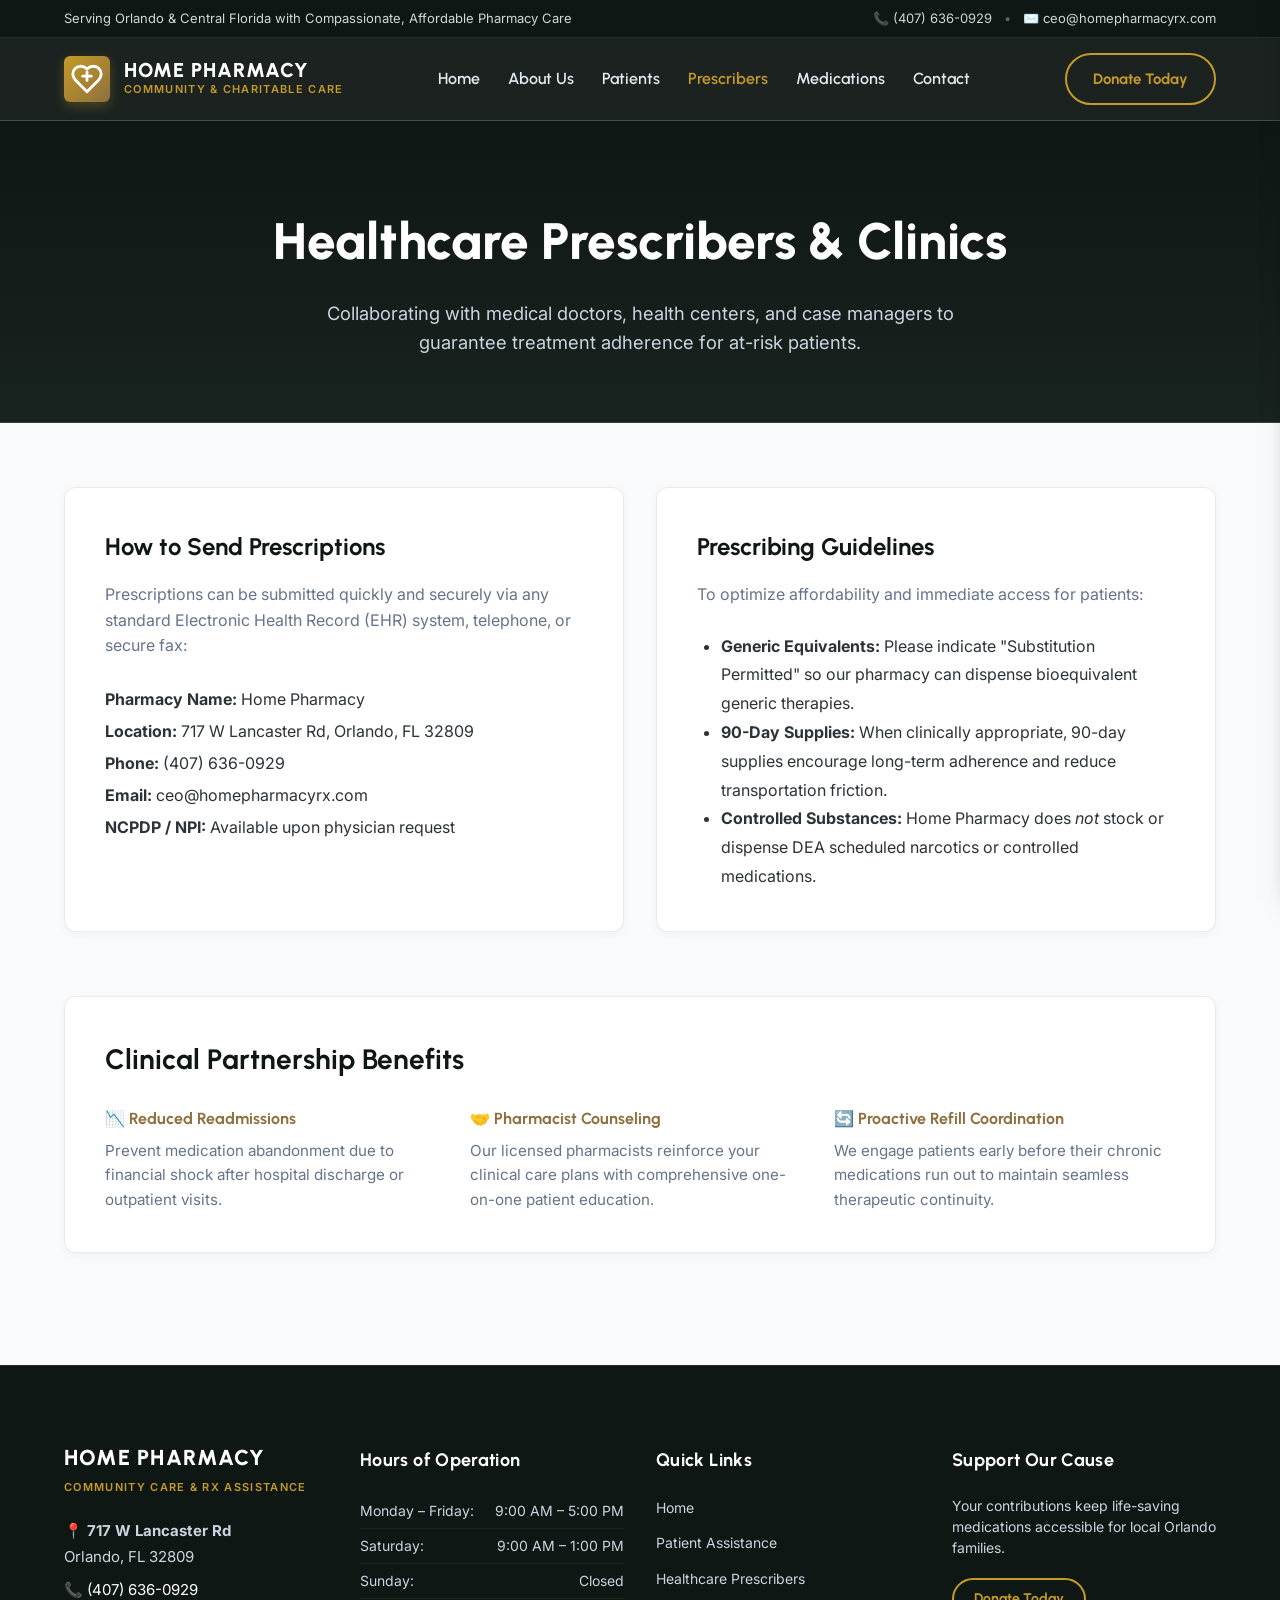
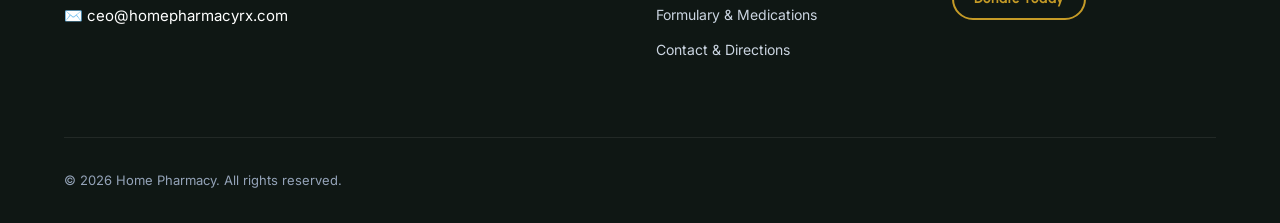
<file: prescribers.html>
<!DOCTYPE html>
<html lang="en">
<head>
  <meta charset="UTF-8" />
  <meta name="viewport" content="width=device-width, initial-scale=1.0" />
  <title>Prescribers & Healthcare Partners | Home Pharmacy</title>
  <meta name="description" content="Information for physicians, nurse practitioners, clinics, and hospital discharge teams partnering with Home Pharmacy in Orlando, FL." />
  
  <link rel="preconnect" href="https://fonts.googleapis.com">
  <link rel="preconnect" href="https://fonts.gstatic.com" crossorigin>
  <link href="https://fonts.googleapis.com/css2?family=Inter:wght@300;400;500;600;700&family=Urbanist:wght@500;600;700;800&display=swap" rel="stylesheet">
  
  <link rel="stylesheet" href="styles.css" />
  <style>
    .page-header {
      background: linear-gradient(180deg, var(--color-primary-dark) 0%, var(--color-primary) 100%);
      color: #fff;
      padding: 5rem 0 4rem;
      text-align: center;
      border-bottom: 1px solid var(--color-border-dark);
    }
    .page-title {
      font-family: var(--font-heading);
      font-size: clamp(2.25rem, 4vw, 3.25rem);
      font-weight: 800;
      margin-bottom: 1rem;
    }
    .page-subtitle {
      font-size: 1.15rem;
      color: #cbd5e1;
      max-width: 700px;
      margin: 0 auto;
    }
    .prescriber-box {
      background: #ffffff;
      border: 1px solid var(--color-border);
      border-radius: var(--radius-md);
      padding: 2.5rem;
      box-shadow: var(--shadow-sm);
      margin-bottom: 2rem;
    }
    .prescriber-grid {
      display: grid;
      grid-template-columns: repeat(auto-fit, minmax(300px, 1fr));
      gap: 2rem;
    }
  </style>
</head>
<body>

  <!-- Top Announcement Bar -->
  <div class="top-announcement">
    <div class="container announcement-inner">
      <span>Serving Orlando & Central Florida with Compassionate, Affordable Pharmacy Care</span>
      <div class="top-contact-links">
        <a href="tel:4076360929">📞 (407) 636-0929</a>
        <span class="sep">•</span>
        <a href="mailto:ceo@homepharmacyrx.com">✉️ ceo@homepharmacyrx.com</a>
      </div>
    </div>
  </div>

  <!-- Header -->
  <header class="site-header">
    <div class="container header-container">
      <a href="index.html" class="brand-logo">
        <div class="logo-mark">
          <svg width="34" height="34" viewBox="0 0 24 24" fill="none" stroke="currentColor" stroke-width="2" stroke-linecap="round" stroke-linejoin="round">
            <path d="M19 14c1.49-1.46 3-3.21 3-5.5A5.5 5.5 0 0 0 16.5 3c-1.76 0-3 .5-4.5 2-1.5-1.5-2.74-2-4.5-2A5.5 5.5 0 0 0 2 8.5c0 2.3 1.5 4.05 3 5.5l7 7Z"/>
            <path d="M12 7v6"/>
            <path d="M9 10h6"/>
          </svg>
        </div>
        <div class="logo-text">
          <span class="brand-name">HOME PHARMACY</span>
          <span class="brand-tagline">COMMUNITY & CHARITABLE CARE</span>
        </div>
      </a>

      <nav class="main-nav">
        <ul class="nav-list">
          <li class="nav-item"><a href="index.html" class="nav-link">Home</a></li>
          <li class="nav-item"><a href="about.html" class="nav-link">About Us</a></li>
          <li class="nav-item"><a href="patients.html" class="nav-link">Patients</a></li>
          <li class="nav-item"><a href="prescribers.html" class="nav-link" style="color:var(--color-accent-gold)">Prescribers</a></li>
          <li class="nav-item"><a href="medications.html" class="nav-link">Medications</a></li>
          <li class="nav-item"><a href="contact.html" class="nav-link">Contact</a></li>
        </ul>
      </nav>

      <div class="header-actions">
        <a href="donate.html" class="btn btn-outline-gold">Donate Today</a>
        <button class="mobile-toggle" id="mobileMenuBtn" aria-label="Open menu">
          <span></span><span></span><span></span>
        </button>
      </div>
    </div>
  </header>

  <!-- Mobile Drawer -->
  <div class="mobile-nav-drawer" id="mobileDrawer">
    <div class="mobile-drawer-header">
      <div class="logo-text"><span class="brand-name">HOME PHARMACY</span></div>
      <button class="close-drawer-btn" id="closeDrawerBtn">&times;</button>
    </div>
    <ul class="mobile-nav-list">
      <li><a href="index.html">Home</a></li>
      <li><a href="about.html">About Us</a></li>
      <li><a href="patients.html">For Patients</a></li>
      <li><a href="prescribers.html">For Prescribers</a></li>
      <li><a href="medications.html">Medications Available</a></li>
      <li><a href="contact.html">Contact Us</a></li>
      <li><a href="donate.html" class="drawer-donate-btn">Donate Today</a></li>
    </ul>
  </div>
  <div class="mobile-backdrop" id="mobileBackdrop"></div>

  <!-- Page Header -->
  <section class="page-header">
    <div class="container">
      <h1 class="page-title">Healthcare Prescribers & Clinics</h1>
      <p class="page-subtitle">Collaborating with medical doctors, health centers, and case managers to guarantee treatment adherence for at-risk patients.</p>
    </div>
  </section>

  <!-- Content -->
  <main class="container" style="padding-top:4rem; padding-bottom:5rem;">
    
    <div class="prescriber-grid">
      
      <div class="prescriber-box">
        <h3 style="font-family:var(--font-heading); color:var(--color-primary-dark); font-size:1.5rem; margin-bottom:1rem;">How to Send Prescriptions</h3>
        <p style="color:var(--color-text-muted); margin-bottom:1.5rem;">
          Prescriptions can be submitted quickly and securely via any standard Electronic Health Record (EHR) system, telephone, or secure fax:
        </p>
        <ul style="line-height:2; color:var(--color-text-main);">
          <li><strong>Pharmacy Name:</strong> Home Pharmacy</li>
          <li><strong>Location:</strong> 717 W Lancaster Rd, Orlando, FL 32809</li>
          <li><strong>Phone:</strong> (407) 636-0929</li>
          <li><strong>Email:</strong> ceo@homepharmacyrx.com</li>
          <li><strong>NCPDP / NPI:</strong> Available upon physician request</li>
        </ul>
      </div>

      <div class="prescriber-box">
        <h3 style="font-family:var(--font-heading); color:var(--color-primary-dark); font-size:1.5rem; margin-bottom:1rem;">Prescribing Guidelines</h3>
        <p style="color:var(--color-text-muted); margin-bottom:1.5rem;">
          To optimize affordability and immediate access for patients:
        </p>
        <ul style="list-style:disc; margin-left:1.5rem; line-height:1.8; color:var(--color-text-main);">
          <li><strong>Generic Equivalents:</strong> Please indicate "Substitution Permitted" so our pharmacy can dispense bioequivalent generic therapies.</li>
          <li><strong>90-Day Supplies:</strong> When clinically appropriate, 90-day supplies encourage long-term adherence and reduce transportation friction.</li>
          <li><strong>Controlled Substances:</strong> Home Pharmacy does <em>not</em> stock or dispense DEA scheduled narcotics or controlled medications.</li>
        </ul>
      </div>

    </div>

    <!-- Referral Workflow -->
    <div class="prescriber-box" style="margin-top:2rem;">
      <h3 style="font-family:var(--font-heading); font-size:1.75rem; color:var(--color-primary-dark); margin-bottom:1rem;">Clinical Partnership Benefits</h3>
      <div style="display:grid; grid-template-columns:repeat(auto-fit, minmax(260px, 1fr)); gap:1.5rem; margin-top:1.5rem;">
        <div>
          <h4 style="font-family:var(--font-heading); color:var(--color-accent-bronze); margin-bottom:0.5rem;">📉 Reduced Readmissions</h4>
          <p style="font-size:0.95rem; color:var(--color-text-muted);">Prevent medication abandonment due to financial shock after hospital discharge or outpatient visits.</p>
        </div>
        <div>
          <h4 style="font-family:var(--font-heading); color:var(--color-accent-bronze); margin-bottom:0.5rem;">🤝 Pharmacist Counseling</h4>
          <p style="font-size:0.95rem; color:var(--color-text-muted);">Our licensed pharmacists reinforce your clinical care plans with comprehensive one-on-one patient education.</p>
        </div>
        <div>
          <h4 style="font-family:var(--font-heading); color:var(--color-accent-bronze); margin-bottom:0.5rem;">🔄 Proactive Refill Coordination</h4>
          <p style="font-size:0.95rem; color:var(--color-text-muted);">We engage patients early before their chronic medications run out to maintain seamless therapeutic continuity.</p>
        </div>
      </div>
    </div>

  </main>

  <!-- Footer -->
  <footer class="site-footer">
    <div class="container">
      <div class="footer-grid">
        <div class="footer-col col-brand">
          <div class="footer-logo">
            <span class="brand-name">HOME PHARMACY</span>
            <span class="brand-tagline">COMMUNITY CARE & RX ASSISTANCE</span>
          </div>
          <div class="footer-address">
            <p class="address-line">📍 <strong>717 W Lancaster Rd</strong></p>
            <p class="address-line">Orlando, FL 32809</p>
            <p class="address-line mt-2">📞 <a href="tel:4076360929">(407) 636-0929</a></p>
            <p class="address-line">✉️ <a href="mailto:ceo@homepharmacyrx.com">ceo@homepharmacyrx.com</a></p>
          </div>
        </div>

        <div class="footer-col col-hours">
          <h3 class="footer-heading">Hours of Operation</h3>
          <ul class="hours-list">
            <li><span>Monday – Friday:</span> <span>9:00 AM – 5:00 PM</span></li>
            <li><span>Saturday:</span> <span>9:00 AM – 1:00 PM</span></li>
            <li><span>Sunday:</span> <span>Closed</span></li>
          </ul>
        </div>

        <div class="footer-col col-links">
          <h3 class="footer-heading">Quick Links</h3>
          <ul class="footer-nav">
            <li><a href="index.html">Home</a></li>
            <li><a href="patients.html">Patient Assistance</a></li>
            <li><a href="prescribers.html">Healthcare Prescribers</a></li>
            <li><a href="medications.html">Formulary & Medications</a></li>
            <li><a href="contact.html">Contact & Directions</a></li>
          </ul>
        </div>

        <div class="footer-col col-social">
          <h3 class="footer-heading">Support Our Cause</h3>
          <p class="social-text">Your contributions keep life-saving medications accessible for local Orlando families.</p>
          <a href="donate.html" class="btn btn-outline-gold btn-small">Donate Today</a>
        </div>
      </div>

      <div class="footer-bottom">
        <p>&copy; <span id="currentYear">2026</span> Home Pharmacy. All rights reserved.</p>
      </div>
    </div>
  </footer>

  <script src="script.js"></script>
</body>
</html>
</file>
<file: styles.css>
/* ==========================================================================
   Home Pharmacy Stylesheet
   Design inspired by Purdue PMMCP Charitable Pharmacy
   Modern, accessible, responsive & performance-optimized
   ========================================================================== */

:root {
  /* Color Palette */
  --color-primary: #18221e;        /* Dark spruce/slate */
  --color-primary-dark: #0f1714;   /* Deep footer/hero dark */
  --color-accent-gold: #c59b27;    /* Purdue / Medical gold */
  --color-accent-gold-hover: #dbb13b;
  --color-accent-bronze: #8e6f3e;  /* Warm antique bronze */
  --color-light-bg: #f8fafc;       /* Clean neutral background */
  --color-card-bg: #ffffff;
  --color-text-main: #2b3338;
  --color-text-muted: #64748b;
  --color-text-light: #f8fafc;
  --color-border: rgba(0, 0, 0, 0.08);
  --color-border-dark: rgba(255, 255, 255, 0.18);

  /* Typography */
  --font-heading: 'Urbanist', -apple-system, BlinkMacSystemFont, "Segoe UI", Roboto, sans-serif;
  --font-body: 'Inter', -apple-system, BlinkMacSystemFont, "Segoe UI", Roboto, sans-serif;

  /* Layout */
  --max-width: 1200px;
  --radius-sm: 6px;
  --radius-md: 12px;
  --radius-lg: 18px;
  --radius-full: 9999px;
  --transition: all 0.25s cubic-bezier(0.16, 1, 0.3, 1);
  --shadow-sm: 0 2px 8px rgba(0, 0, 0, 0.04);
  --shadow-md: 0 10px 25px -5px rgba(0, 0, 0, 0.08);
  --shadow-lg: 0 20px 40px -10px rgba(0, 0, 0, 0.12);
}

/* Reset & Box Sizing */
*, *::before, *::after {
  box-sizing: border-box;
  margin: 0;
  padding: 0;
}

html {
  font-size: 16px;
  scroll-behavior: smooth;
}

body {
  font-family: var(--font-body);
  color: var(--color-text-main);
  background-color: var(--color-light-bg);
  line-height: 1.6;
  -webkit-font-smoothing: antialiased;
  -moz-osx-font-smoothing: grayscale;
}

img {
  max-width: 100%;
  height: auto;
  display: block;
}

a {
  color: inherit;
  text-decoration: none;
  transition: var(--transition);
}

ul {
  list-style: none;
}

button {
  font-family: inherit;
  cursor: pointer;
  border: none;
  background: none;
}

.container {
  width: 100%;
  max-width: var(--max-width);
  margin-left: auto;
  margin-right: auto;
  padding-left: 1.5rem;
  padding-right: 1.5rem;
}

.text-center {
  text-align: center;
}

/* Top Announcement */
.top-announcement {
  background-color: var(--color-primary-dark);
  color: #d1d5db;
  font-size: 0.8125rem;
  border-bottom: 1px solid rgba(255, 255, 255, 0.1);
  padding: 0.5rem 0;
}

.announcement-inner {
  display: flex;
  justify-content: space-between;
  align-items: center;
  flex-wrap: wrap;
  gap: 0.75rem;
}

.top-contact-links {
  display: flex;
  align-items: center;
  gap: 0.75rem;
}

.top-contact-links a:hover {
  color: var(--color-accent-gold);
}

.sep {
  opacity: 0.4;
}

/* Header & Navigation */
.site-header {
  position: sticky;
  top: 0;
  z-index: 100;
  background-color: rgba(18, 26, 23, 0.96);
  backdrop-filter: blur(12px);
  -webkit-backdrop-filter: blur(12px);
  border-bottom: 1px solid var(--color-border-dark);
  transition: var(--transition);
}

.header-container {
  display: flex;
  align-items: center;
  justify-content: space-between;
  height: 82px;
}

.brand-logo {
  display: flex;
  align-items: center;
  gap: 0.875rem;
}

.logo-mark {
  width: 46px;
  height: 46px;
  border-radius: var(--radius-sm);
  background: linear-gradient(135deg, var(--color-accent-gold), var(--color-accent-bronze));
  color: #fff;
  display: flex;
  align-items: center;
  justify-content: center;
  box-shadow: 0 4px 12px rgba(197, 155, 39, 0.3);
}

.logo-text {
  display: flex;
  flex-direction: column;
}

.brand-name {
  font-family: var(--font-heading);
  font-weight: 800;
  font-size: 1.25rem;
  letter-spacing: 0.05em;
  color: #ffffff;
  line-height: 1.1;
}

.brand-tagline {
  font-size: 0.6875rem;
  font-weight: 600;
  letter-spacing: 0.12em;
  color: var(--color-accent-gold);
}

/* Nav Menu */
.main-nav {
  display: none;
}

@media (min-width: 960px) {
  .main-nav {
    display: block;
  }
}

.nav-list {
  display: flex;
  align-items: center;
  gap: 1.75rem;
}

.nav-item {
  position: relative;
}

.nav-link {
  color: #e2e8f0;
  font-family: var(--font-heading);
  font-weight: 600;
  font-size: 1rem;
  padding: 0.5rem 0;
  display: inline-flex;
  align-items: center;
  gap: 0.25rem;
}

.nav-link:hover {
  color: var(--color-accent-gold);
}

.arrow-down {
  font-size: 0.75rem;
  transition: transform 0.2s ease;
}

/* Dropdown */
.dropdown-menu {
  position: absolute;
  top: 100%;
  left: -0.5rem;
  min-width: 220px;
  background-color: #ffffff;
  border-radius: var(--radius-sm);
  box-shadow: var(--shadow-lg);
  padding: 0.5rem 0;
  opacity: 0;
  visibility: hidden;
  transform: translateY(10px);
  transition: var(--transition);
  z-index: 101;
}

.has-dropdown:hover .dropdown-menu {
  opacity: 1;
  visibility: visible;
  transform: translateY(0);
}

.dropdown-menu li a {
  display: block;
  padding: 0.625rem 1.25rem;
  font-size: 0.875rem;
  color: var(--color-text-main);
  font-weight: 500;
}

.dropdown-menu li a:hover {
  background-color: #f1f5f9;
  color: var(--color-accent-bronze);
  padding-left: 1.5rem;
}

/* Header Action */
.header-actions {
  display: flex;
  align-items: center;
  gap: 1rem;
}

.mobile-toggle {
  display: flex;
  flex-direction: column;
  justify-content: center;
  gap: 5px;
  width: 38px;
  height: 38px;
  padding: 6px;
  border-radius: var(--radius-sm);
  background-color: rgba(255, 255, 255, 0.08);
}

.mobile-toggle span {
  display: block;
  width: 100%;
  height: 2px;
  background-color: #ffffff;
  border-radius: 2px;
  transition: var(--transition);
}

@media (min-width: 960px) {
  .mobile-toggle {
    display: none;
  }
}

/* Mobile Drawer */
.mobile-nav-drawer {
  position: fixed;
  top: 0;
  right: -320px;
  width: 300px;
  height: 100vh;
  background-color: #121a17;
  color: #fff;
  z-index: 1000;
  padding: 2rem 1.5rem;
  display: flex;
  flex-direction: column;
  box-shadow: -5px 0 25px rgba(0, 0, 0, 0.5);
  transition: right 0.35s cubic-bezier(0.16, 1, 0.3, 1);
  overflow-y: auto;
}

.mobile-nav-drawer.active {
  right: 0;
}

.mobile-backdrop {
  position: fixed;
  inset: 0;
  background-color: rgba(0, 0, 0, 0.6);
  z-index: 999;
  opacity: 0;
  visibility: hidden;
  transition: var(--transition);
}

.mobile-backdrop.active {
  opacity: 1;
  visibility: visible;
}

.mobile-drawer-header {
  display: flex;
  align-items: center;
  justify-content: space-between;
  margin-bottom: 2rem;
  padding-bottom: 1rem;
  border-bottom: 1px solid var(--color-border-dark);
}

.close-drawer-btn {
  font-size: 2rem;
  color: #fff;
  line-height: 1;
}

.mobile-nav-list li {
  margin-bottom: 1rem;
}

.mobile-nav-list a {
  font-family: var(--font-heading);
  font-size: 1.125rem;
  font-weight: 600;
  color: #f1f5f9;
  display: block;
}

.mobile-nav-list a:hover {
  color: var(--color-accent-gold);
}

.drawer-donate-btn {
  margin-top: 1rem;
  text-align: center;
  background-color: var(--color-accent-gold);
  color: #000 !important;
  padding: 0.75rem;
  border-radius: var(--radius-sm);
  font-weight: 700;
}

.drawer-contact-info {
  margin-top: auto;
  padding-top: 1.5rem;
  font-size: 0.8125rem;
  color: #94a3b8;
  border-top: 1px solid rgba(255, 255, 255, 0.1);
}

.drawer-contact-info p {
  margin-bottom: 0.5rem;
}

/* Buttons */
.btn {
  display: inline-flex;
  align-items: center;
  justify-content: center;
  gap: 0.5rem;
  font-family: var(--font-heading);
  font-weight: 700;
  font-size: 0.9375rem;
  padding: 0.75rem 1.625rem;
  border-radius: var(--radius-full);
  transition: var(--transition);
  text-align: center;
  cursor: pointer;
}

.btn-with-arrow svg {
  transition: transform 0.2s ease;
}

.btn-with-arrow:hover svg {
  transform: translateX(4px);
}

.btn-primary {
  background-color: #ffffff;
  color: var(--color-primary-dark);
  box-shadow: var(--shadow-sm);
}

.btn-primary:hover {
  background-color: #f8fafc;
  transform: translateY(-2px);
  box-shadow: var(--shadow-md);
}

.btn-secondary {
  background-color: var(--color-accent-gold);
  color: #1a1a1a;
}

.btn-secondary:hover {
  background-color: var(--color-accent-gold-hover);
  transform: translateY(-2px);
  box-shadow: 0 4px 15px rgba(197, 155, 39, 0.4);
}

.btn-gold {
  background-color: var(--color-accent-gold);
  color: #1a1a1a;
  box-shadow: 0 4px 12px rgba(197, 155, 39, 0.35);
}

.btn-gold:hover {
  background-color: var(--color-accent-gold-hover);
  transform: translateY(-2px);
}

.btn-outline-gold {
  border: 2px solid var(--color-accent-gold);
  color: var(--color-accent-gold);
  background-color: transparent;
}

.btn-outline-gold:hover {
  background-color: var(--color-accent-gold);
  color: #1a1a1a;
}

.btn-outline-white {
  border: 2px solid #ffffff;
  color: #ffffff;
  background-color: transparent;
}

.btn-outline-white:hover {
  background-color: #ffffff;
  color: var(--color-primary-dark);
}

.btn-large {
  padding: 0.9rem 2rem;
  font-size: 1.0625rem;
}

.btn-small {
  padding: 0.5rem 1.25rem;
  font-size: 0.875rem;
}

/* ==========================================================================
   HERO SECTION (Replicating Purdue PMMCP Cover)
   ========================================================================== */
.hero-section {
  position: relative;
  min-height: 85vh;
  display: flex;
  align-items: center;
  justify-content: center;
  text-align: center;
  color: #ffffff;
  background: url('https://images.unsplash.com/photo-1587854692152-cbe660dbde88?auto=format&fit=crop&w=2000&q=80') center center / cover no-repeat;
  padding: 6rem 1.5rem;
}

.hero-bg-overlay {
  position: absolute;
  inset: 0;
  background: linear-gradient(180deg, rgba(15, 23, 20, 0.82) 0%, rgba(15, 23, 20, 0.92) 100%);
  z-index: 1;
}

.hero-content {
  position: relative;
  z-index: 2;
  max-width: 900px;
}

.hero-badge {
  display: inline-flex;
  align-items: center;
  gap: 0.5rem;
  background-color: rgba(255, 255, 255, 0.1);
  backdrop-filter: blur(8px);
  padding: 0.4rem 1rem;
  border-radius: var(--radius-full);
  font-size: 0.8125rem;
  font-weight: 700;
  letter-spacing: 0.08em;
  color: var(--color-accent-gold);
  margin-bottom: 1.5rem;
  border: 1px solid rgba(197, 155, 39, 0.3);
}

.pulse-dot {
  width: 8px;
  height: 8px;
  background-color: var(--color-accent-gold);
  border-radius: 50%;
  box-shadow: 0 0 0 0 rgba(197, 155, 39, 0.7);
  animation: pulse 2s infinite;
}

@keyframes pulse {
  0% { transform: scale(0.95); box-shadow: 0 0 0 0 rgba(197, 155, 39, 0.7); }
  70% { transform: scale(1); box-shadow: 0 0 0 8px rgba(197, 155, 39, 0); }
  100% { transform: scale(0.95); box-shadow: 0 0 0 0 rgba(197, 155, 39, 0); }
}

.hero-subhead-pill {
  font-family: var(--font-heading);
  letter-spacing: 0.15em;
  font-size: 0.875rem;
  font-weight: 700;
  color: #94a3b8;
  display: block;
  margin-bottom: 0.75rem;
}

.hero-title {
  font-family: var(--font-heading);
  font-weight: 800;
  font-size: clamp(2.25rem, 5vw, 3.75rem);
  line-height: 1.15;
  color: #ffffff;
  margin-bottom: 1.5rem;
  text-shadow: 0 2px 20px rgba(0, 0, 0, 0.4);
}

.hero-description {
  font-size: clamp(1rem, 2vw, 1.25rem);
  color: #cbd5e1;
  max-width: 720px;
  margin: 0 auto 2.5rem;
  line-height: 1.6;
}

.hero-cta-group {
  display: flex;
  align-items: center;
  justify-content: center;
  gap: 1.25rem;
  flex-wrap: wrap;
}

/* ==========================================================================
   3 PILLARS / VALUES SECTION
   ========================================================================== */
.pillars-section {
  padding: 5rem 0 3rem;
  margin-top: -3rem;
  position: relative;
  z-index: 10;
}

.pillars-grid {
  display: grid;
  grid-template-columns: repeat(auto-fit, minmax(280px, 1fr));
  gap: 2rem;
}

.pillar-card {
  background-color: var(--color-card-bg);
  border-radius: var(--radius-md);
  padding: 3rem 2rem;
  text-align: center;
  box-shadow: var(--shadow-md);
  border: 1px solid var(--color-border);
  transition: var(--transition);
}

.pillar-card:hover {
  transform: translateY(-6px);
  box-shadow: var(--shadow-lg);
  border-color: rgba(197, 155, 39, 0.4);
}

.pillar-icon-box {
  width: 80px;
  height: 80px;
  margin: 0 auto 1.5rem;
  border-radius: var(--radius-sm);
  background-color: #f8fafc;
  border: 1px solid rgba(197, 155, 39, 0.2);
  display: flex;
  align-items: center;
  justify-content: center;
  color: var(--color-accent-bronze);
  transition: var(--transition);
}

.pillar-card:hover .pillar-icon-box {
  background-color: var(--color-primary-dark);
  color: var(--color-accent-gold);
  border-color: transparent;
}

.pillar-title {
  font-family: var(--font-heading);
  font-size: 1.35rem;
  font-weight: 700;
  color: var(--color-primary-dark);
  margin-bottom: 0.875rem;
  line-height: 1.3;
}

.pillar-text {
  font-size: 0.95rem;
  color: var(--color-text-muted);
  line-height: 1.6;
}

.gold-divider {
  border: none;
  height: 1px;
  background: linear-gradient(90deg, transparent, var(--color-accent-bronze), transparent);
  margin: 3.5rem 0;
  opacity: 0.4;
}

/* ==========================================================================
   PORTALS / HOW WE WORK TOGETHER
   ========================================================================== */
.portals-section {
  padding: 2rem 0 5rem;
}

.section-header {
  margin-bottom: 3.5rem;
}

.section-title {
  font-family: var(--font-heading);
  font-size: clamp(1.875rem, 3.5vw, 2.5rem);
  font-weight: 800;
  color: var(--color-primary-dark);
  letter-spacing: -0.01em;
  margin-bottom: 0.75rem;
}

.section-subtitle {
  font-size: 1.125rem;
  color: var(--color-text-muted);
  max-width: 650px;
  margin: 0 auto;
}

.portals-grid {
  display: grid;
  grid-template-columns: repeat(auto-fit, minmax(320px, 1fr));
  gap: 2.5rem;
}

.portal-card {
  background-color: #ffffff;
  border-radius: var(--radius-lg);
  overflow: hidden;
  box-shadow: var(--shadow-md);
  border: 1px solid var(--color-border);
  display: flex;
  flex-direction: column;
  transition: var(--transition);
}

.portal-card:hover {
  transform: translateY(-5px);
  box-shadow: var(--shadow-lg);
}

.portal-img-wrap {
  position: relative;
  height: 240px;
  overflow: hidden;
}

.portal-img-wrap img {
  width: 100%;
  height: 100%;
  object-fit: cover;
  transition: transform 0.5s ease;
}

.portal-card:hover .portal-img-wrap img {
  transform: scale(1.06);
}

.portal-badge {
  position: absolute;
  top: 1rem;
  left: 1rem;
  background-color: var(--color-primary-dark);
  color: var(--color-accent-gold);
  font-family: var(--font-heading);
  font-size: 0.8125rem;
  font-weight: 700;
  letter-spacing: 0.05em;
  padding: 0.35rem 0.875rem;
  border-radius: var(--radius-full);
}

.portal-content {
  padding: 2rem;
  display: flex;
  flex-direction: column;
  flex-grow: 1;
}

.portal-heading {
  font-family: var(--font-heading);
  font-size: 1.625rem;
  font-weight: 700;
  color: var(--color-primary-dark);
  margin-bottom: 0.75rem;
}

.portal-description {
  font-size: 0.95rem;
  color: var(--color-text-muted);
  line-height: 1.6;
  margin-bottom: 1.5rem;
  flex-grow: 1;
}

.portal-link-btn {
  display: inline-flex;
  align-items: center;
  gap: 0.5rem;
  color: var(--color-accent-bronze);
  font-family: var(--font-heading);
  font-weight: 700;
  font-size: 1rem;
  margin-top: auto;
}

.portal-link-btn:hover {
  color: var(--color-accent-gold);
  transform: translateX(4px);
}

/* ==========================================================================
   MEDICATIONS CATEGORIES BANNER (Purdue Signature Section)
   ========================================================================== */
.medications-banner-section {
  padding: 4rem 0;
}

.med-banner-card {
  position: relative;
  border-radius: var(--radius-lg);
  overflow: hidden;
  background: url('https://images.unsplash.com/photo-1584308666744-24d5c474f2ae?auto=format&fit=crop&w=1800&q=80') center center / cover no-repeat;
  box-shadow: var(--shadow-lg);
}

.med-banner-card::before {
  content: "";
  position: absolute;
  inset: 0;
  background: rgba(15, 23, 20, 0.90);
  backdrop-filter: blur(4px);
}

.med-banner-grid {
  position: relative;
  z-index: 2;
  display: grid;
  grid-template-columns: 1fr;
  padding: 3.5rem 2.5rem;
  gap: 3rem;
}

@media (min-width: 900px) {
  .med-banner-grid {
    grid-template-columns: 1.1fr 0.9fr;
    padding: 4.5rem;
  }
}

.med-col-title {
  font-family: var(--font-heading);
  font-size: clamp(1.625rem, 3vw, 2.25rem);
  font-weight: 800;
  color: #ffffff;
  margin-bottom: 0.75rem;
}

.med-col-lead {
  font-size: 1rem;
  color: #94a3b8;
  margin-bottom: 1.75rem;
}

.med-categories-list {
  display: grid;
  grid-template-columns: repeat(auto-fill, minmax(210px, 1fr));
  gap: 0.75rem 1.25rem;
}

.med-categories-list li {
  font-size: 0.9375rem;
  font-weight: 500;
  color: #e2e8f0;
  display: flex;
  align-items: center;
}

.med-categories-list li span {
  transition: transform 0.2s ease;
}

.med-categories-list li:hover span {
  color: var(--color-accent-gold);
  transform: translateX(4px);
}

.med-info-box {
  background-color: rgba(255, 255, 255, 0.05);
  border: 1px solid rgba(255, 255, 255, 0.15);
  border-radius: var(--radius-md);
  padding: 2.5rem;
  display: flex;
  flex-direction: column;
  justify-content: center;
}

.gold-badge {
  font-family: var(--font-heading);
  font-size: 0.75rem;
  font-weight: 800;
  letter-spacing: 0.1em;
  color: var(--color-accent-gold);
  margin-bottom: 0.75rem;
  display: inline-block;
}

.med-info-heading {
  font-family: var(--font-heading);
  font-size: 1.75rem;
  font-weight: 800;
  color: #ffffff;
  line-height: 1.25;
  margin-bottom: 1rem;
}

.med-info-text {
  font-size: 1rem;
  color: #cbd5e1;
  margin-bottom: 2rem;
  line-height: 1.6;
}

.med-actions {
  display: flex;
  flex-direction: column;
  gap: 1rem;
  margin-bottom: 1.5rem;
}

.med-note {
  font-size: 0.8125rem;
  color: #94a3b8;
  border-top: 1px solid rgba(255, 255, 255, 0.1);
  padding-top: 1rem;
}

/* ==========================================================================
   REAL PEOPLE, REAL IMPACT (Metrics)
   ========================================================================== */
.impact-section {
  padding: 5rem 0 3rem;
}

.gold-text {
  color: var(--color-accent-bronze) !important;
  font-weight: 700;
  letter-spacing: 0.1em;
}

.stats-row {
  display: flex;
  align-items: center;
  justify-content: space-around;
  flex-wrap: wrap;
  gap: 2rem;
  margin-top: 3.5rem;
}

.stat-card {
  text-align: center;
  flex: 1;
  min-width: 220px;
}

.stat-number {
  font-family: var(--font-heading);
  font-size: clamp(2.5rem, 5vw, 4rem);
  font-weight: 800;
  color: var(--color-primary-dark);
  line-height: 1;
  margin-bottom: 0.5rem;
}

.stat-label {
  font-family: var(--font-heading);
  font-size: 1.25rem;
  font-weight: 700;
  color: var(--color-accent-bronze);
  margin-bottom: 0.25rem;
}

.stat-sublabel {
  font-size: 0.875rem;
  color: var(--color-text-muted);
}

.stat-divider {
  width: 1px;
  height: 80px;
  background-color: var(--color-border);
  display: none;
}

@media (min-width: 768px) {
  .stat-divider {
    display: block;
  }
}

/* ==========================================================================
   QUOTE SECTION
   ========================================================================== */
.quote-section {
  padding: 4rem 0;
}

.quote-wrapper {
  max-width: 820px;
  margin: 0 auto;
  position: relative;
  text-align: center;
}

.quote-icon {
  font-family: serif;
  font-size: 6rem;
  color: var(--color-accent-gold);
  line-height: 0.6;
  opacity: 0.5;
  margin-bottom: 1rem;
}

.patient-quote p {
  font-family: var(--font-heading);
  font-size: clamp(1.25rem, 2.5vw, 1.625rem);
  font-style: italic;
  font-weight: 500;
  color: var(--color-primary-dark);
  line-height: 1.5;
  margin-bottom: 1.5rem;
}

.quote-author {
  font-family: var(--font-body);
  font-style: normal;
  font-size: 0.9375rem;
  font-weight: 700;
  letter-spacing: 0.05em;
  color: var(--color-accent-bronze);
  display: block;
}

/* ==========================================================================
   FAQ SECTION
   ========================================================================== */
.faq-section {
  padding: 4rem 0 6rem;
}

.faq-accordion {
  max-width: 800px;
  margin: 0 auto;
}

.faq-item {
  background-color: #ffffff;
  border: 1px solid var(--color-border);
  border-radius: var(--radius-sm);
  margin-bottom: 1rem;
  overflow: hidden;
  transition: var(--transition);
}

.faq-question {
  width: 100%;
  display: flex;
  align-items: center;
  justify-content: space-between;
  padding: 1.25rem 1.5rem;
  font-family: var(--font-heading);
  font-size: 1.125rem;
  font-weight: 700;
  color: var(--color-primary-dark);
  text-align: left;
}

.faq-toggle {
  font-size: 1.5rem;
  font-weight: 400;
  color: var(--color-accent-bronze);
  transition: transform 0.25s ease;
  line-height: 1;
}

.faq-item.active .faq-toggle {
  transform: rotate(45deg);
}

.faq-answer {
  max-height: 0;
  overflow: hidden;
  transition: max-height 0.3s ease-out, padding 0.3s ease;
  padding: 0 1.5rem;
  background-color: #fafbfc;
}

.faq-item.active .faq-answer {
  padding: 0 1.5rem 1.25rem 1.5rem;
  max-height: 300px;
}

.faq-answer p {
  font-size: 0.95rem;
  color: var(--color-text-muted);
  line-height: 1.6;
}

.faq-answer a {
  color: var(--color-accent-bronze);
  text-decoration: underline;
  font-weight: 600;
}

/* ==========================================================================
   CALL TO ACTION BANNER
   ========================================================================== */
.cta-banner {
  background: linear-gradient(135deg, var(--color-primary-dark) 0%, var(--color-primary) 100%);
  color: #ffffff;
  padding: 4.5rem 0;
  border-top: 1px solid var(--color-border-dark);
}

.cta-banner-inner {
  display: flex;
  align-items: center;
  justify-content: space-between;
  flex-wrap: wrap;
  gap: 2rem;
}

.cta-text h2 {
  font-family: var(--font-heading);
  font-size: clamp(1.75rem, 3vw, 2.35rem);
  font-weight: 800;
  margin-bottom: 0.5rem;
}

.cta-text p {
  color: #cbd5e1;
  font-size: 1.0625rem;
}

.cta-buttons {
  display: flex;
  align-items: center;
  gap: 1rem;
  flex-wrap: wrap;
}

/* ==========================================================================
   SITE FOOTER (Exact Purdue PMMCP Dark Slate Footer)
   ========================================================================== */
.site-footer {
  background-color: var(--color-primary-dark);
  color: #cbd5e1;
  padding: 5rem 0 2rem;
  border-top: 1px solid rgba(255, 255, 255, 0.08);
}

.footer-grid {
  display: grid;
  grid-template-columns: repeat(auto-fit, minmax(230px, 1fr));
  gap: 3rem 2rem;
  margin-bottom: 4rem;
}

.footer-logo .brand-name {
  font-size: 1.35rem;
}

.footer-address {
  margin-top: 1.25rem;
  font-size: 0.9375rem;
  line-height: 1.7;
}

.footer-address a {
  color: #ffffff;
}

.footer-address a:hover {
  color: var(--color-accent-gold);
}

.footer-heading {
  font-family: var(--font-heading);
  font-size: 1.125rem;
  font-weight: 700;
  color: #ffffff;
  margin-bottom: 1.25rem;
  letter-spacing: 0.02em;
}

.hours-list li {
  display: flex;
  justify-content: space-between;
  padding: 0.35rem 0;
  font-size: 0.875rem;
  border-bottom: 1px solid rgba(255, 255, 255, 0.06);
}

.hours-note {
  font-size: 0.75rem;
  color: #94a3b8;
  margin-top: 0.75rem;
}

.footer-nav li {
  margin-bottom: 0.625rem;
}

.footer-nav a {
  font-size: 0.875rem;
  color: #cbd5e1;
}

.footer-nav a:hover {
  color: var(--color-accent-gold);
  padding-left: 4px;
}

.social-text {
  font-size: 0.875rem;
  margin-bottom: 1.25rem;
  line-height: 1.5;
}

.social-links {
  display: flex;
  gap: 0.75rem;
}

.social-btn {
  width: 40px;
  height: 40px;
  border-radius: 50%;
  background-color: rgba(255, 255, 255, 0.08);
  display: flex;
  align-items: center;
  justify-content: center;
  color: #ffffff;
  transition: var(--transition);
}

.social-btn:hover {
  background-color: var(--color-accent-gold);
  color: #1a1a1a;
  transform: translateY(-2px);
}

.footer-bottom {
  display: flex;
  align-items: center;
  justify-content: space-between;
  flex-wrap: wrap;
  gap: 1rem;
  padding-top: 2rem;
  border-top: 1px solid rgba(255, 255, 255, 0.08);
  font-size: 0.8125rem;
  color: #94a3b8;
}

.footer-legal-links {
  display: flex;
  align-items: center;
  gap: 0.75rem;
}

.footer-legal-links a:hover {
  color: var(--color-accent-gold);
}

/* Utilities */
.mt-2 { margin-top: 0.5rem; }
.mt-4 { margin-top: 1rem; }
</file>
